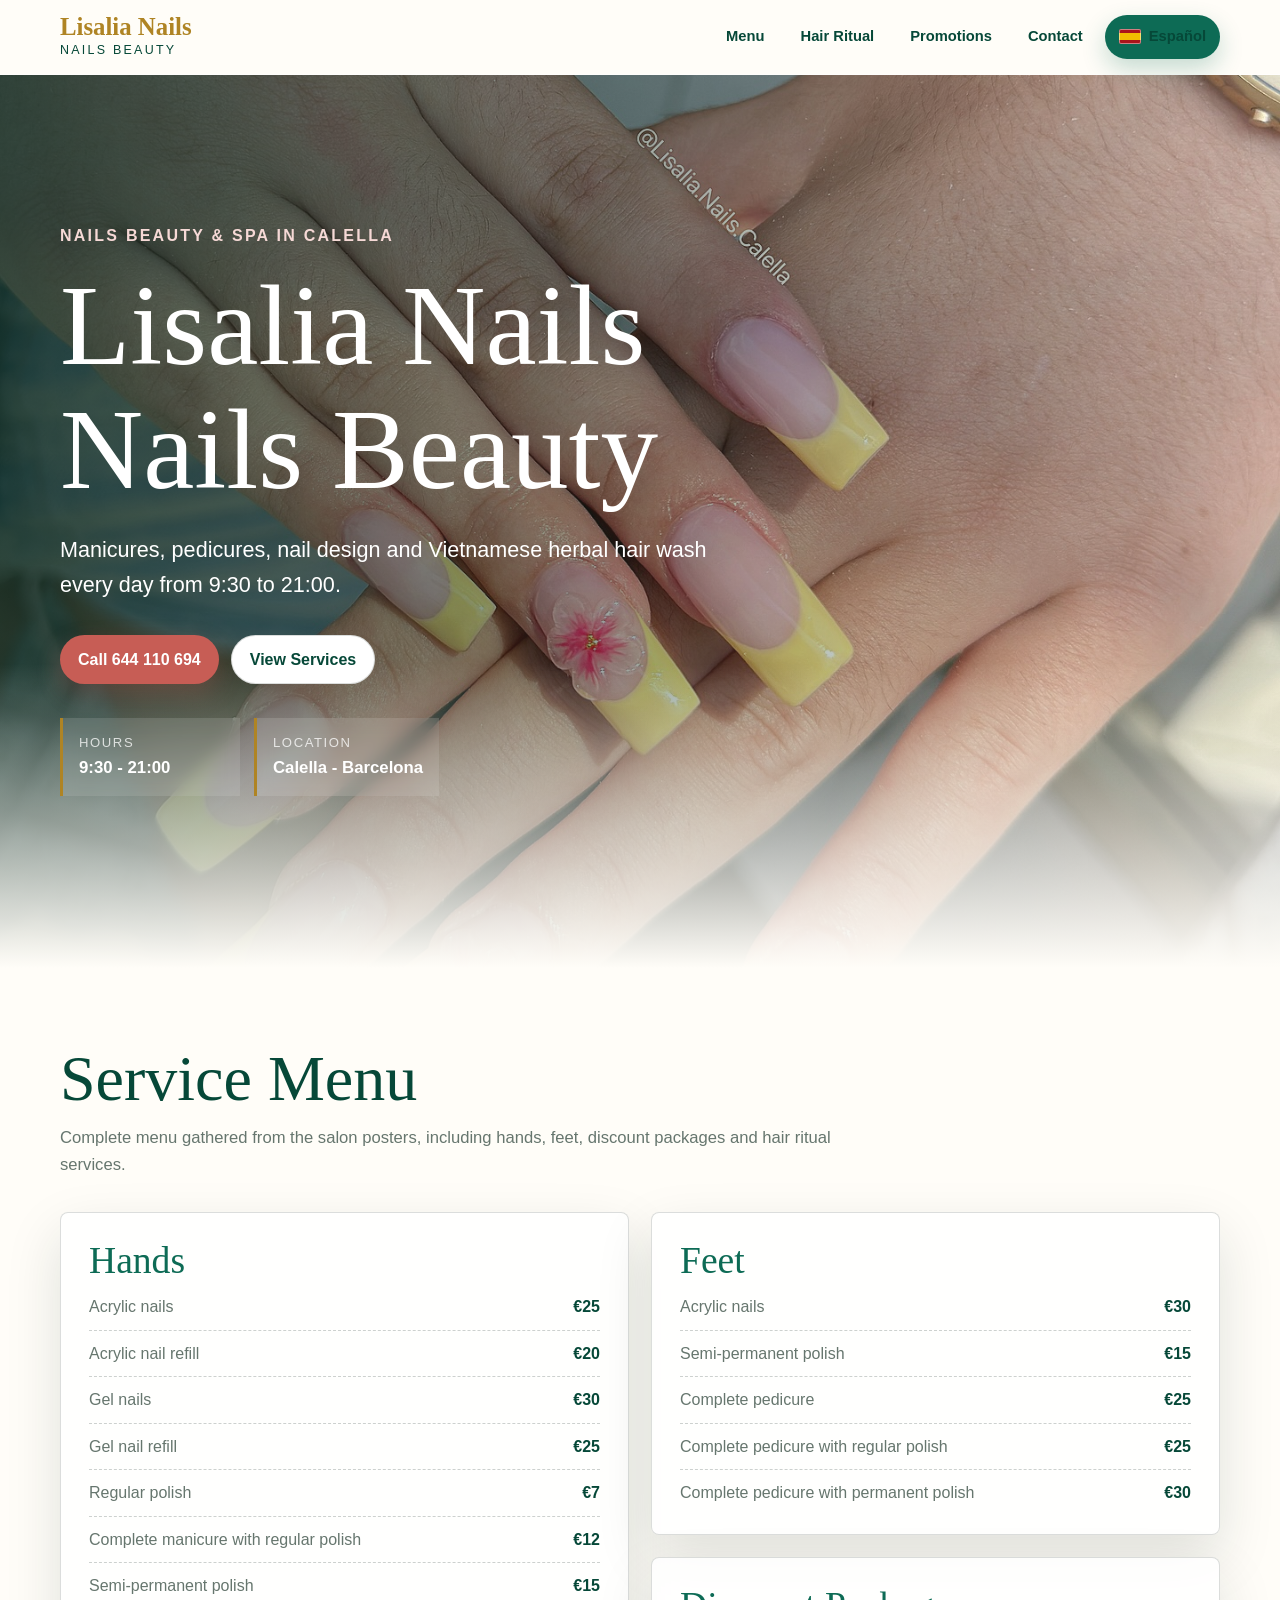
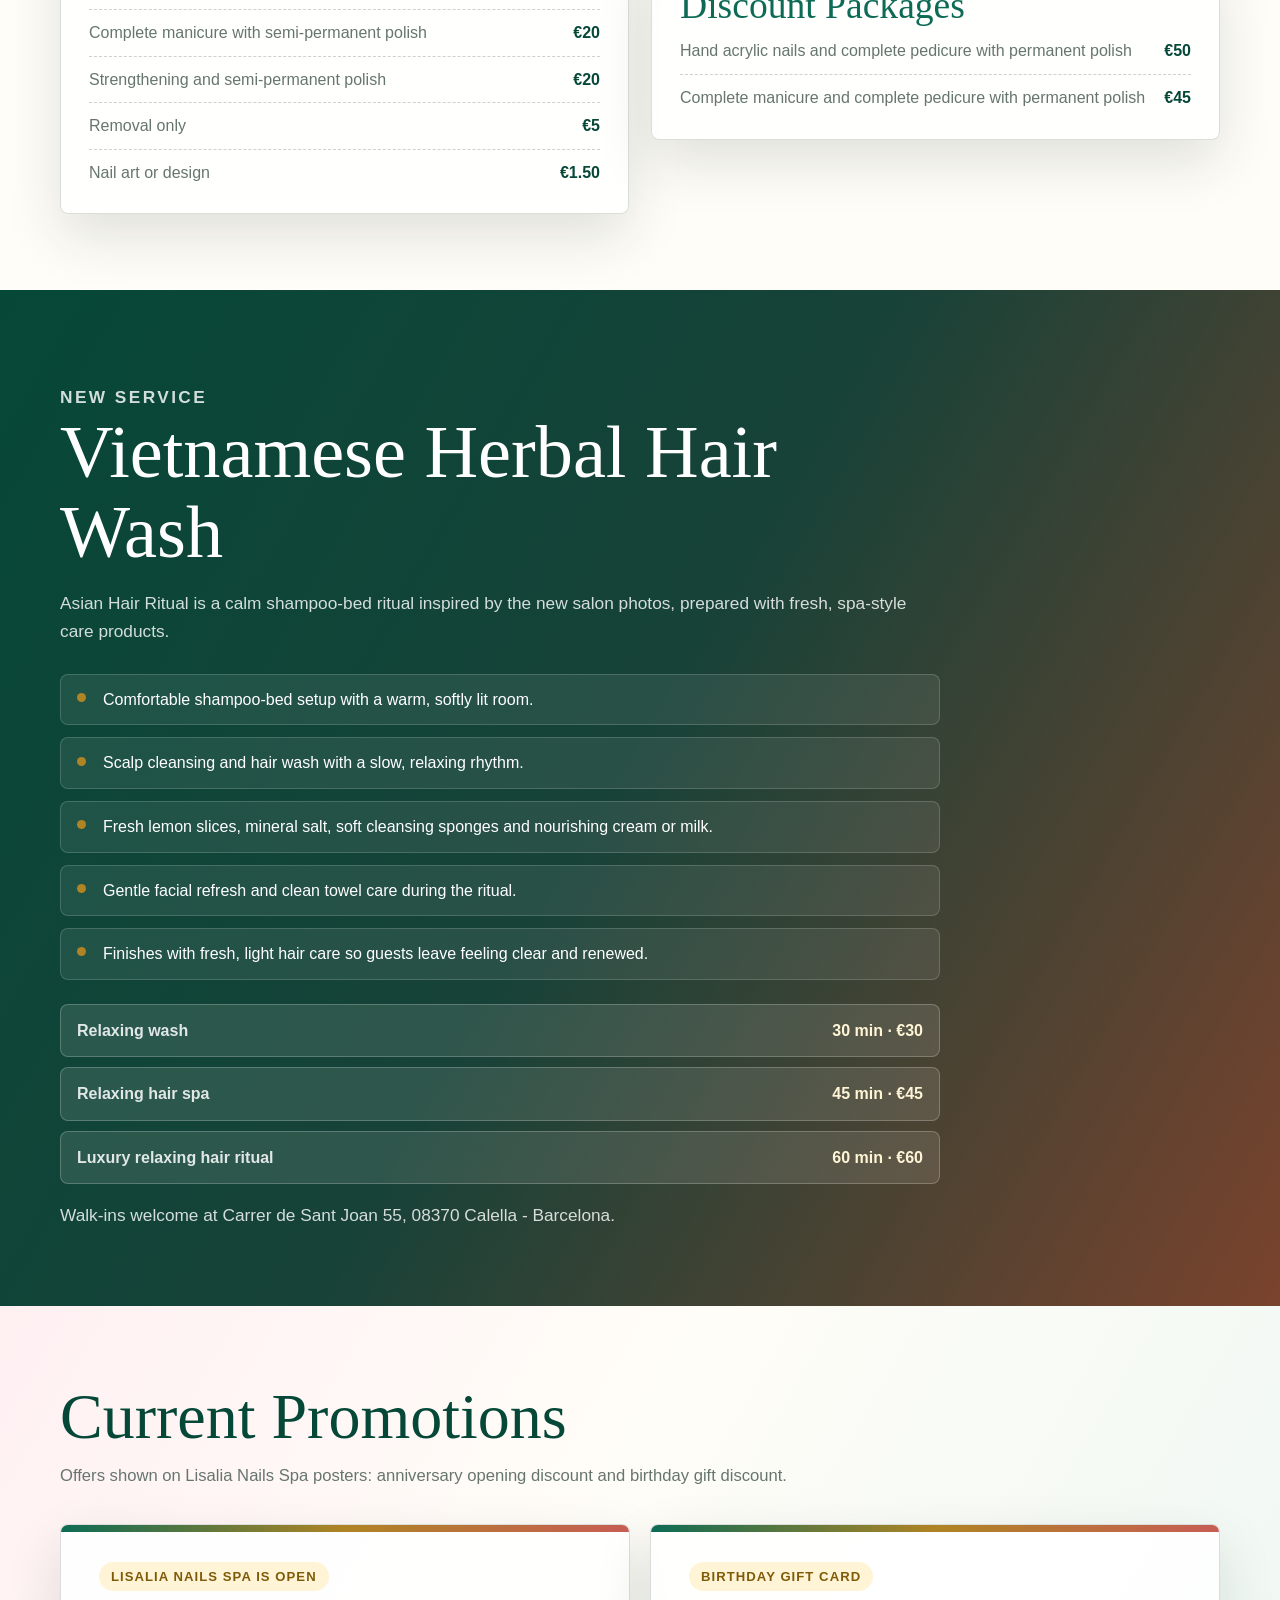
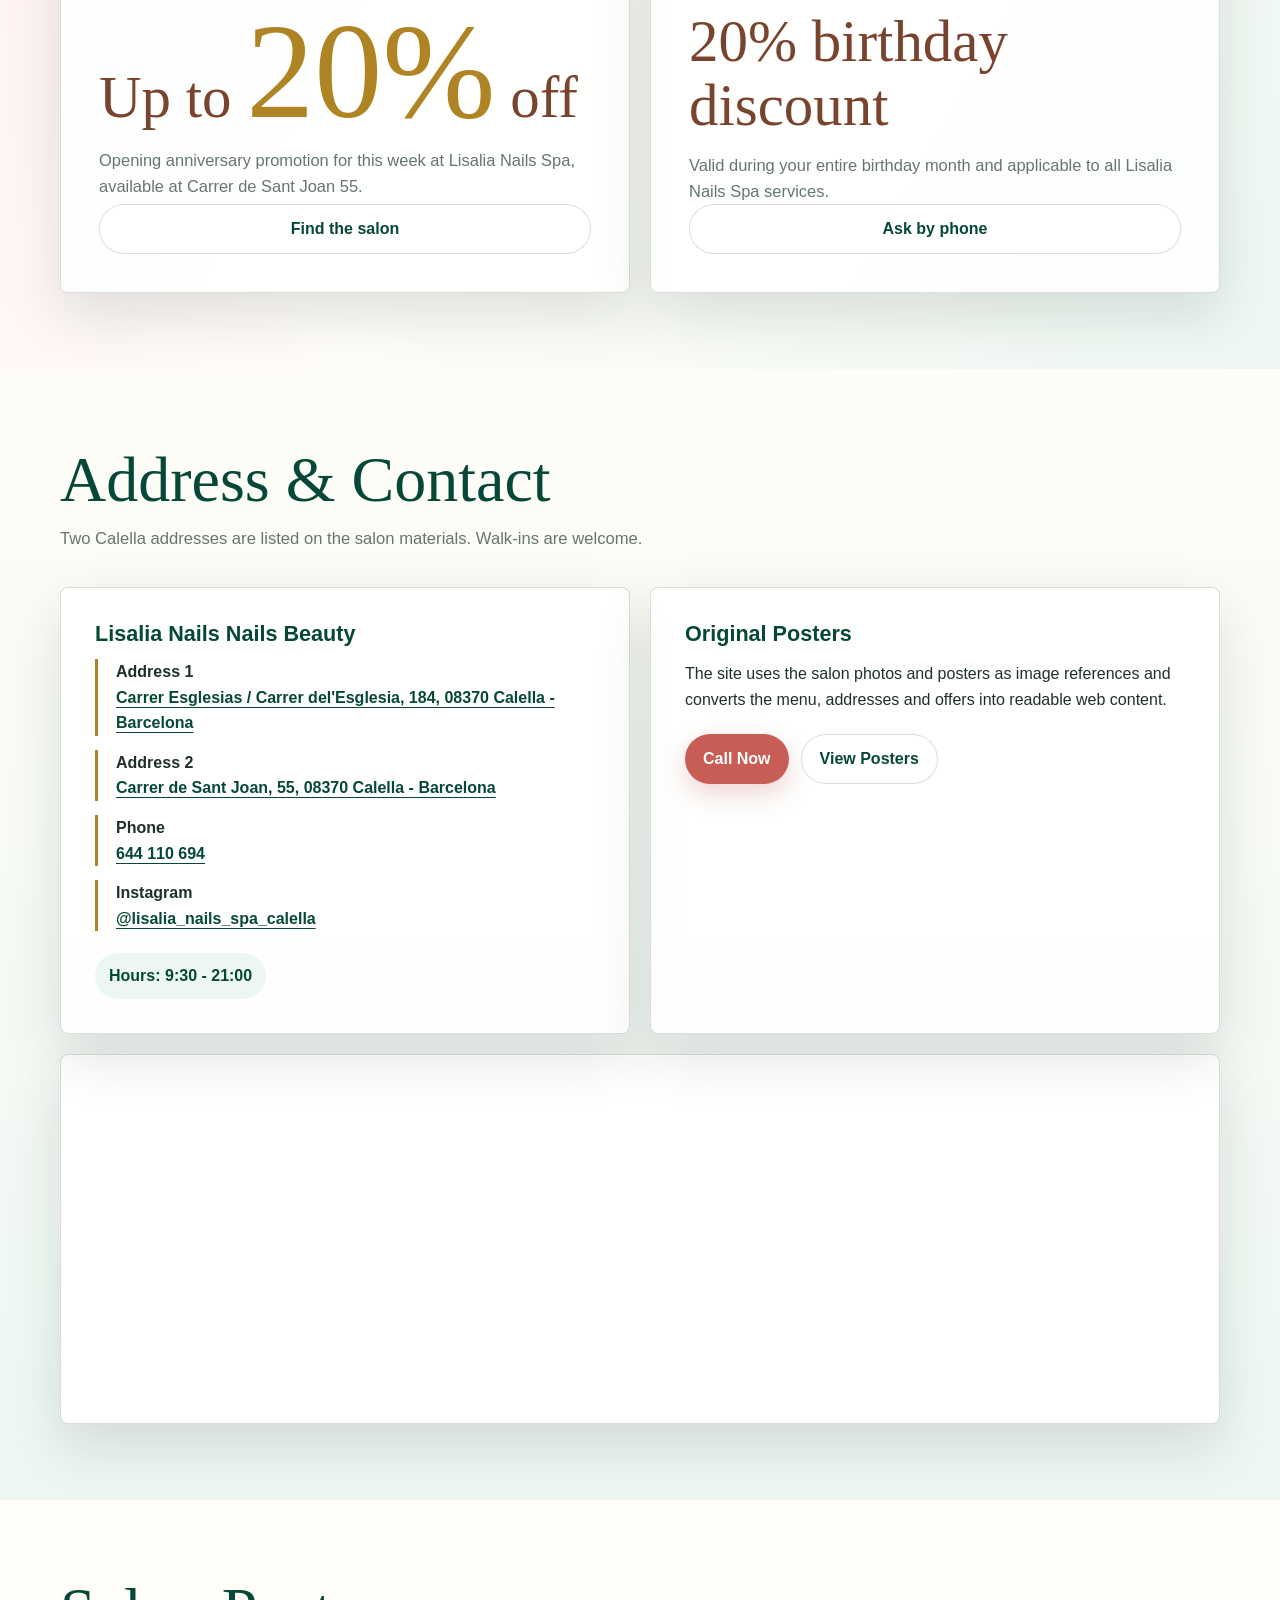
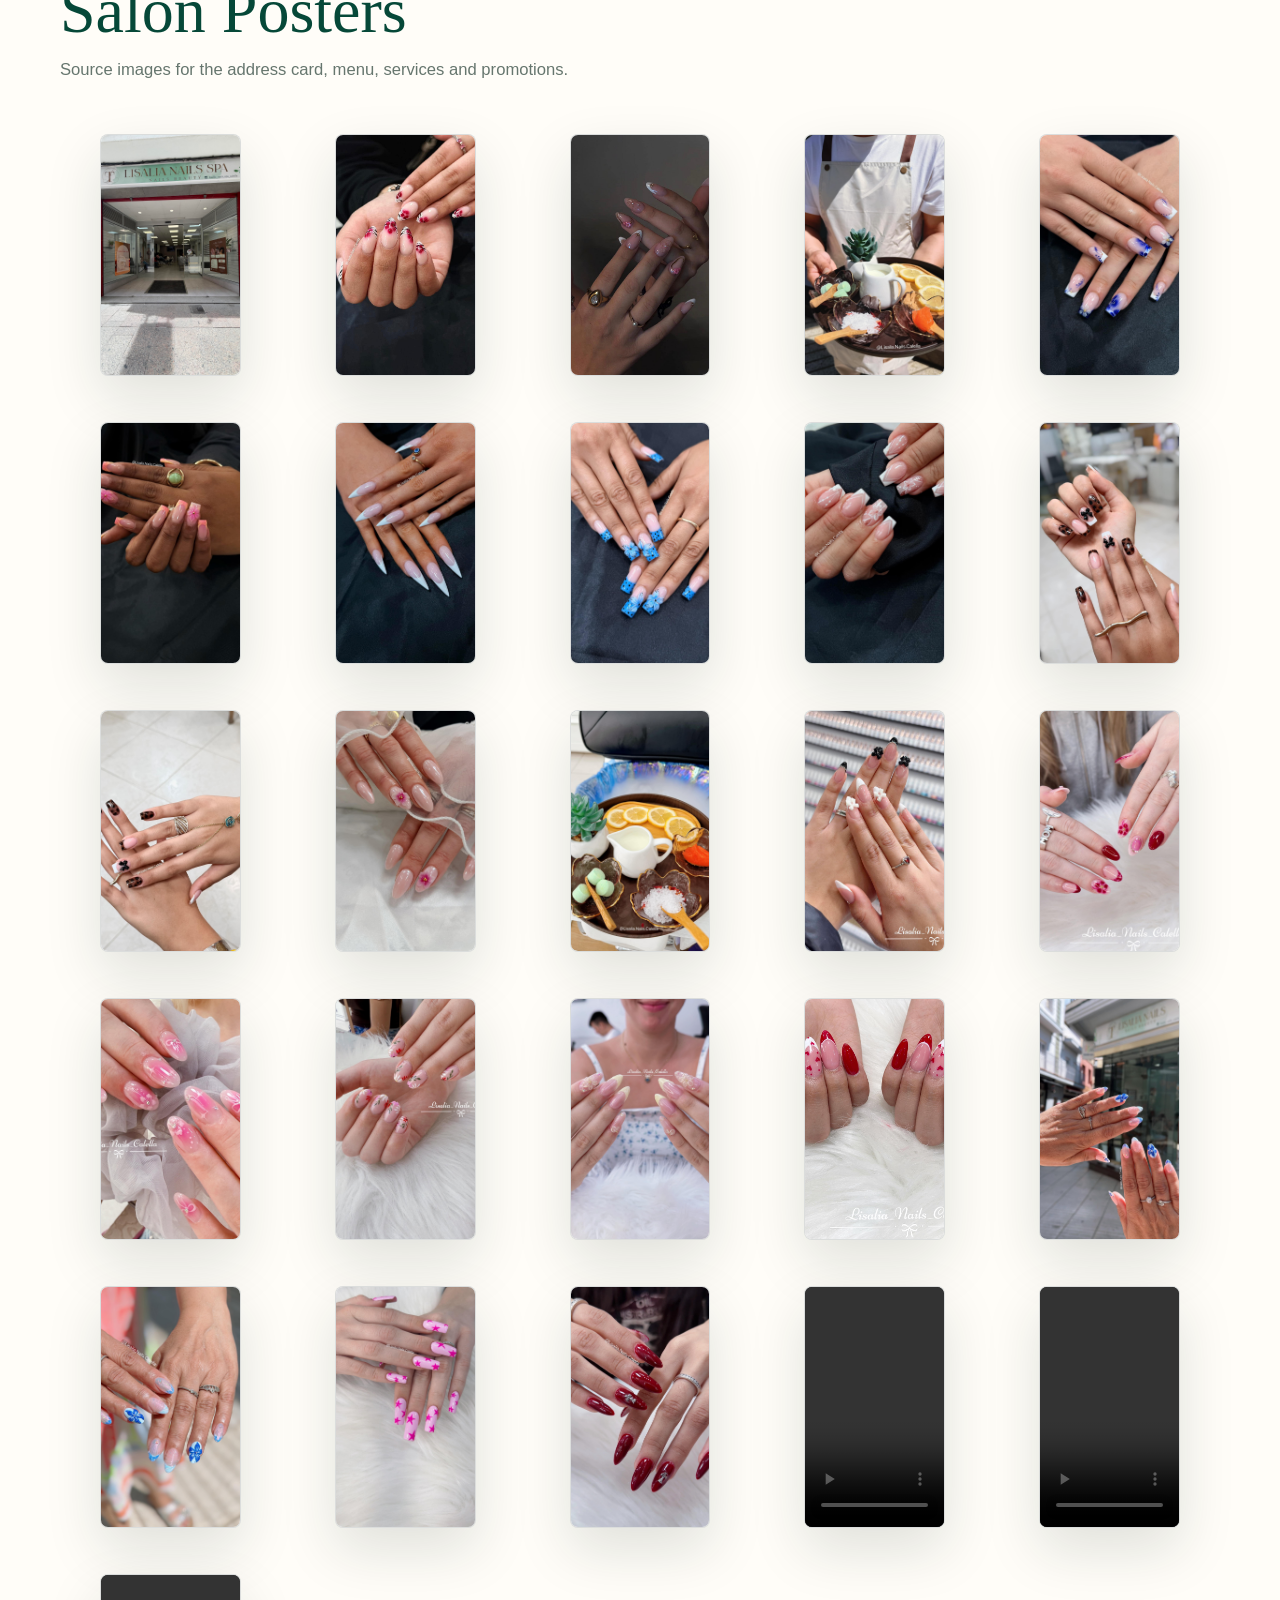
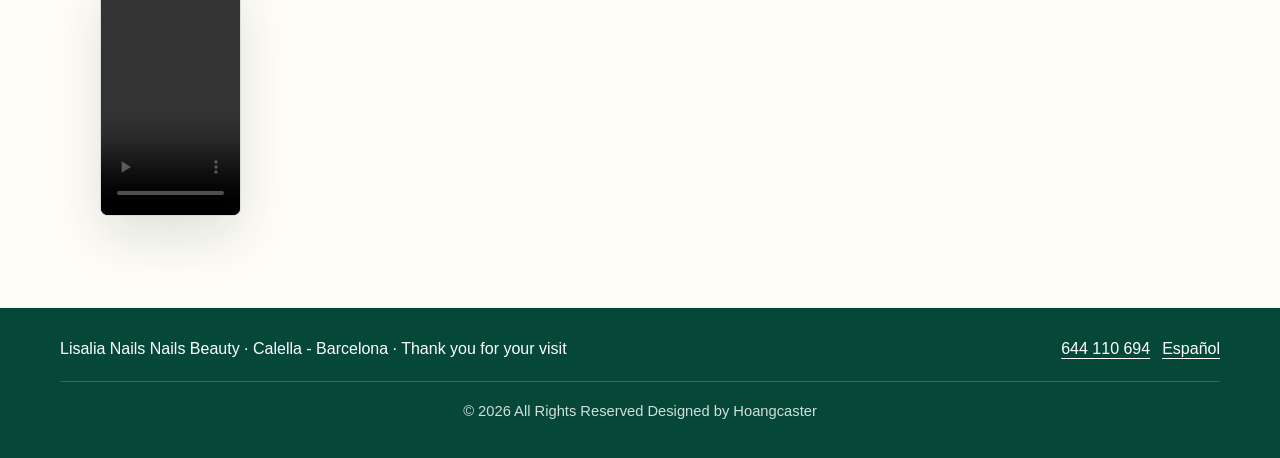
<file: index.html>
<!doctype html>
<html lang="en">
  <head>
    <meta charset="utf-8">
    <meta name="viewport" content="width=device-width, initial-scale=1">
    <meta
      name="description"
      content="Lisalia Nails Nails Beauty in Calella, Barcelona. Nails, pedicure, Vietnamese herbal hair wash, birthday offers, anniversary discounts and daily beauty service."
    >
    <title>Lisalia Nails Nails Beauty | Calella</title>
    <link rel="stylesheet" href="styles.css">
  </head>
  <body>
    <header class="site-header">
      <nav class="nav" aria-label="Main navigation">
        <a class="brand" href="#top" aria-label="Lisalia Nails Nails Beauty home">
          <strong>Lisalia Nails</strong>
          <span>Nails Beauty</span>
        </a>
        <div class="nav-links">
          <a href="#menu">Menu</a>
          <a href="#hair-ritual">Hair Ritual</a>
          <a href="#promotions">Promotions</a>
          <a href="#contact">Contact</a>
          <a class="language-button" href="es.html"><span class="language-flag flag-es" aria-hidden="true"></span>Espa&ntilde;ol</a>
        </div>
      </nav>
    </header>

    <main id="top">
      <section class="hero" aria-labelledby="hero-title">
        <div class="hero-content">
          <p class="eyebrow">Nails Beauty & Spa in Calella</p>
          <h1 id="hero-title">Lisalia Nails Nails Beauty</h1>
          <p class="hero-text">
            Manicures, pedicures, nail design and Vietnamese herbal hair wash every day from 9:30 to 21:00.
          </p>
          <div class="hero-actions">
            <a class="primary-button" href="tel:+34644110694">Call 644 110 694</a>
            <a class="secondary-button" href="#menu">View Services</a>
          </div>
          <div class="quick-facts" aria-label="Key information">
            <div class="fact">
              <span>Hours</span>
              <strong>9:30 - 21:00</strong>
            </div>
            <div class="fact">
              <span>Location</span>
              <strong>Calella - Barcelona</strong>
            </div>
          </div>
        </div>
      </section>

      <section class="menu-section" id="menu" aria-labelledby="menu-title">
        <div class="section-inner">
          <div class="section-heading">
            <h2 id="menu-title">Service Menu</h2>
            <p>Complete menu gathered from the salon posters, including hands, feet, discount packages and hair ritual services.</p>
          </div>

          <div class="menu-layout">
            <article class="service-group">
              <h3>Hands</h3>
              <ol class="price-list">
                <li><span>Acrylic nails</span><strong>€25</strong></li>
                <li><span>Acrylic nail refill</span><strong>€20</strong></li>
                <li><span>Gel nails</span><strong>€30</strong></li>
                <li><span>Gel nail refill</span><strong>€25</strong></li>
                <li><span>Regular polish</span><strong>€7</strong></li>
                <li><span>Complete manicure with regular polish</span><strong>€12</strong></li>
                <li><span>Semi-permanent polish</span><strong>€15</strong></li>
                <li><span>Complete manicure with semi-permanent polish</span><strong>€20</strong></li>
                <li><span>Strengthening and semi-permanent polish</span><strong>€20</strong></li>
                <li><span>Removal only</span><strong>€5</strong></li>
                <li><span>Nail art or design</span><strong>€1.50</strong></li>
              </ol>
            </article>

            <div class="menu-stack">
              <article class="service-group">
                <h3>Feet</h3>
                <ol class="price-list" start="12">
                  <li><span>Acrylic nails</span><strong>€30</strong></li>
                  <li><span>Semi-permanent polish</span><strong>€15</strong></li>
                  <li><span>Complete pedicure</span><strong>€25</strong></li>
                  <li><span>Complete pedicure with regular polish</span><strong>€25</strong></li>
                  <li><span>Complete pedicure with permanent polish</span><strong>€30</strong></li>
                </ol>
              </article>

              <article class="service-group">
                <h3>Discount Packages</h3>
                <ol class="price-list" start="17">
                  <li><span>Hand acrylic nails and complete pedicure with permanent polish</span><strong>€50</strong></li>
                  <li><span>Complete manicure and complete pedicure with permanent polish</span><strong>€45</strong></li>
                </ol>
              </article>
            </div>

          </div>
        </div>
      </section>

      <section class="hair-band" id="hair-ritual" aria-labelledby="hair-title">
        <div class="section-inner hair-layout">
          <div class="hair-copy">
            <p class="eyebrow">New service</p>
            <h2 id="hair-title">Vietnamese Herbal Hair Wash</h2>
            <p>
              Asian Hair Ritual is a calm shampoo-bed ritual inspired by the new salon photos, prepared with fresh, spa-style care products.
            </p>
            <ul class="ritual-list">
              <li>Comfortable shampoo-bed setup with a warm, softly lit room.</li>
              <li>Scalp cleansing and hair wash with a slow, relaxing rhythm.</li>
              <li>Fresh lemon slices, mineral salt, soft cleansing sponges and nourishing cream or milk.</li>
              <li>Gentle facial refresh and clean towel care during the ritual.</li>
              <li>Finishes with fresh, light hair care so guests leave feeling clear and renewed.</li>
            </ul>
            <div class="ritual-prices" aria-label="Vietnamese herbal hair wash prices">
              <div>
                <span>Relaxing wash</span>
                <strong>30 min · €30</strong>
              </div>
              <div>
                <span>Relaxing hair spa</span>
                <strong>45 min · €45</strong>
              </div>
              <div>
                <span>Luxury relaxing hair ritual</span>
                <strong>60 min · €60</strong>
              </div>
            </div>
            <p class="ritual-note">Walk-ins welcome at Carrer de Sant Joan 55, 08370 Calella - Barcelona.</p>
          </div>

        </div>
      </section>

      <section class="promo-band" id="promotions" aria-labelledby="promo-title">
        <div class="section-inner">
          <div class="section-heading">
            <h2 id="promo-title">Current Promotions</h2>
            <p>Offers shown on Lisalia Nails Spa posters: anniversary opening discount and birthday gift discount.</p>
          </div>
          <div class="promo-grid">
            <article class="promo-card">
              <div>
                <span class="promo-label">Lisalia Nails Spa is open</span>
                <h3>Up to <span class="discount-number">20%</span> off</h3>
                <p>
                  Opening anniversary promotion for this week at Lisalia Nails Spa, available at Carrer de Sant Joan 55.
                </p>
              </div>
              <a class="secondary-button" href="#contact">Find the salon</a>
            </article>

            <article class="promo-card">
              <div>
                <span class="promo-label">Birthday gift card</span>
                <h3>20% birthday discount</h3>
                <p>
                  Valid during your entire birthday month and applicable to all Lisalia Nails Spa services.
                </p>
              </div>
              <a class="secondary-button" href="tel:+34644110694">Ask by phone</a>
            </article>
          </div>
        </div>
      </section>

      <section class="contact-band" id="contact" aria-labelledby="contact-title">
        <div class="section-inner">
          <div class="section-heading">
            <h2 id="contact-title">Address & Contact</h2>
            <p>Two Calella addresses are listed on the salon materials. Walk-ins are welcome.</p>
          </div>

          <div class="contact-grid">
            <article class="contact-panel">
              <h3>Lisalia Nails Nails Beauty</h3>
              <ul class="contact-list">
                <li>
                  <strong>Address 1</strong><br>
                  <a href="https://maps.app.goo.gl/ysDUv1om1dgxdNYZ6" target="_blank" rel="noopener noreferrer">
                    Carrer Esglesias / Carrer del'Esglesia, 184, 08370 Calella - Barcelona
                  </a>
                </li>
                <li>
                  <strong>Address 2</strong><br>
                  <a href="https://maps.app.goo.gl/NkDdeJYbi8Mbe4y46" target="_blank" rel="noopener noreferrer">
                    Carrer de Sant Joan, 55, 08370 Calella - Barcelona
                  </a>
                </li>
                <li><strong>Phone</strong><br><a href="tel:+34644110694">644 110 694</a></li>
                <li>
                  <strong>Instagram</strong><br>
                  <a href="https://www.instagram.com/lisalia_nails_spa_calella/">@lisalia_nails_spa_calella</a><br>
                </li>
              </ul>
              <div class="notice-row">
                <span class="notice-pill">Hours: 9:30 - 21:00</span>
              </div>
            </article>

            <article class="contact-panel">
              <h3>Original Posters</h3>
              <p>
                The site uses the salon photos and posters as image references and converts the menu, addresses and offers into readable web content.
              </p>
              <div class="notice-row">
                <a class="primary-button" href="tel:+34644110694">Call Now</a>
                <a class="secondary-button" href="#posters">View Posters</a>
              </div>
            </article>
          </div>

          <div class="map-panel">
            <iframe
              title="Lisalia Nails Nails Beauty on Google Maps"
              src="https://www.google.com/maps/embed?pb=!1m18!1m12!1m3!1d313.536707284615!2d2.6634157678531762!3d41.615092159249166!2m3!1f0!2f0!3f0!3m2!1i1024!2i768!4f13.1!3m3!1m2!1s0x12bb3922618e2551%3A0xf5605d15684161b5!2sLisalia%20Nails!5e0!3m2!1svi!2s!4v1778306119593!5m2!1svi!2s"
              width="600"
              height="450"
              style="border:0;"
              allowfullscreen=""
              loading="lazy"
              referrerpolicy="no-referrer-when-downgrade"
            ></iframe>
            <iframe
              title="Lisalia Nails Spa on Google Maps"
              src="https://www.google.com/maps/embed?pb=!1m14!1m8!1m3!1d2982.890430300625!2d2.6587942!3d41.614881!3m2!1i1024!2i768!4f13.1!3m3!1m2!1s0x12bb39e8476ffb45%3A0x3e88179626f47756!2sLisalia%20Nails%20Spa!5e0!3m2!1svi!2s!4v1777951688285!5m2!1svi!2s"
              width="600"
              height="450"
              style="border:0;"
              allowfullscreen=""
              loading="lazy"
              referrerpolicy="no-referrer-when-downgrade"
            ></iframe>
          </div>
        </div>
      </section>

      <section id="posters" aria-labelledby="posters-title">
        <div class="section-inner">
          <div class="section-heading">
            <h2 id="posters-title">Salon Posters</h2>
            <p>Source images for the address card, menu, services and promotions.</p>
          </div>
          <div class="posters-grid">
            <figure class="poster-card">
              <img src="Ảnh mới/456a59dd0639003e07a14711e3d9b9ab889d9666.jpg" alt="Salon image 1" loading="lazy">
            </figure>
            <figure class="poster-card">
              <img src="Ảnh mới/5ab88ff459fcea4d23f59574c89489dfa4967901.jpg" alt="Salon image 2" loading="lazy">
            </figure>
            <figure class="poster-card">
              <img src="Ảnh mới/62073466c132229e9045e31bb87d875c3eb90bcd.jpg" alt="Salon image 3" loading="lazy">
            </figure>
            <figure class="poster-card">
              <img src="Ảnh mới/d0a52c4aefe92a57c3908f8605d8bcaa720a2b3f.jpg" alt="Salon image 4" loading="lazy">
            </figure>
            <figure class="poster-card">
              <img src="Ảnh mới/image_1778231811257.jpg" alt="Salon image 5" loading="lazy">
            </figure>
            <figure class="poster-card">
              <img src="Ảnh mới/image_1778231811363.jpg" alt="Salon image 6" loading="lazy">
            </figure>
            <figure class="poster-card">
              <img src="Ảnh mới/image_1778231811546.jpg" alt="Salon image 7" loading="lazy">
            </figure>
            <figure class="poster-card">
              <img src="Ảnh mới/image_1778231811825.jpg" alt="Salon image 8" loading="lazy">
            </figure>
            <figure class="poster-card">
              <img src="Ảnh mới/image_1778231812174.jpg" alt="Salon image 9" loading="lazy">
            </figure>
            <figure class="poster-card">
              <img src="Ảnh mới/image_1778231812328.fna&amp;edm=AB0BvfgEAAAA&amp;_nc_tpa=Q5bMBQG0t9aHTeLF-9ayPNAiOGgFw-nCf9jY4jD86NKbAErL_2JbALuVLOajzM_hNjlfITFDaprhUnwLkw&amp;oh=03_Q7cD5QErdIX4Vm7mmZhoI_CF6bAyGTQ5Q1yJrIzi-IZBACjtFQ&amp;oe=6A250386.jpg" alt="Salon image 10" loading="lazy">
            </figure>
            <figure class="poster-card">
              <img src="Ảnh mới/image_1778231812394.fna&amp;edm=AB0BvfgEAAAA&amp;_nc_tpa=Q5bMBQGlg2CdS6ClIbZfkVXFRXQxcrH1uOp74piCcr1dDq9gfUgY3mgOtH5tKJYmeoWnkyoguSzNzJ0Vjg&amp;oh=03_Q7cD5QERBt2-y3OeCO-INg7B4JHmfHND0NoAW9Uvn8BI4MgIJw&amp;oe=6A24FD74.jpg" alt="Salon image 11" loading="lazy">
            </figure>
            <figure class="poster-card">
              <img src="Ảnh mới/image_1778231812480.fna&amp;edm=AB0BvfgEAAAA&amp;_nc_tpa=Q5bMBQH_SHF67VhXFjj2xZHLs4jaqJymPMXtq-U9T_AD3oqiiH4fzO3SmEYucu4C4tV0OjlYmMXraJozTg&amp;oh=03_Q7cD5QEFaFEo9QDYmEy7zds2ePJPgoYgxPIazWGKSaUVxo8eeg&amp;oe=6A25015A.jpg" alt="Salon image 12" loading="lazy">
            </figure>
            <figure class="poster-card">
              <img src="Ảnh mới/image_1778231812592.fna&amp;edm=AB0BvfgEAAAA&amp;_nc_tpa=Q5bMBQHZo1iY9BHU2vkMXzIBs5bEJ1rG5AvBgX3d5WiikMVDeGyyeMpnULQrPKsGw3_ACByUxDfRNYE1ZQ&amp;oh=03_Q7cD5QGVN8ddPF-r6D27soixsc8QBqxX2m_T_P7p81JXMCzjNA&amp;oe=6A2518E9.jpg" alt="Salon image 13" loading="lazy">
            </figure>
            <figure class="poster-card">
              <img src="Ảnh mới/image_1778231816864.jpg" alt="Salon image 14" loading="lazy">
            </figure>
            <figure class="poster-card">
              <img src="Ảnh mới/image_1778231816868.fna&amp;edm=AB0BvfgEAAAA&amp;_nc_tpa=Q5bMBQG5vZbBtowe6cSqlBsRJhZelC2bBS-Qqpy6gPMwXElQC8kE3Sfz6sK_Ptpktyvcsbnih6in26AsXA&amp;oh=03_Q7cD5QHTWntQe99SRChredycQ6OF7VgujOhxWJkM_NXH2Xjp1Q&amp;oe=6A251AAB.jpg" alt="Salon image 15" loading="lazy">
            </figure>
            <figure class="poster-card">
              <img src="Ảnh mới/image_1778231816873.fna&amp;edm=AB0BvfgEAAAA&amp;_nc_tpa=Q5bMBQE8HmgD0wwGspL98VEFd9KQjnzoc8ud1CPStC06PE23Oy7sNXKLqTvfWBEyfrqprDrEjFpbIgqgMw&amp;oh=03_Q7cD5QE6NlOmwMrUQ9agX7g90RRvyc8EPwJo_37_JSelnDRt4g&amp;oe=6A25193D.jpg" alt="Salon image 16" loading="lazy">
            </figure>
            <figure class="poster-card">
              <img src="Ảnh mới/image_1778231816877.fna&amp;edm=AB0BvfgEAAAA&amp;_nc_tpa=Q5bMBQHX2WaQC-H9zg8RHGkCW7bL0LEIxjx7QgQElQrQA6BNSSHIdN0UFJ_Jq7tGCfqGnZjbGBDLcOHayw&amp;oh=03_Q7cD5QEUjxfVhfn0KUIPwQIsaGTV8xTHAVczKko3uy2z-ktQQA&amp;oe=6A25194F.jpg" alt="Salon image 17" loading="lazy">
            </figure>
            <figure class="poster-card">
              <img src="Ảnh mới/image_1778231816881.fna&amp;edm=AB0BvfgEAAAA&amp;_nc_tpa=Q5bMBQHXekmpCUzirCTae2nFftdp0lILva8BYj5Bf5wyw5rQV6NWKNQaDInqekQPxRgwer5PIXJhfF6jSw&amp;oh=03_Q7cD5QFkqwYDkRQ6J-WvRBOSF6cBD1R_jCOEuyf0-Bgw6mBpuw&amp;oe=6A25299F.jpg" alt="Salon image 18" loading="lazy">
            </figure>
            <figure class="poster-card">
              <img src="Ảnh mới/image_1778231816885.fna&amp;edm=AB0BvfgEAAAA&amp;_nc_tpa=Q5bMBQGpMJ6YHXqhmauKW_hPsGX1PzD_C3QZjXx5LKIYENN0XckaJg35Q8aHtAY2Pd3ljZrx4E43QC7kCg&amp;oh=03_Q7cD5QEnXCOL2sDYGxLtzB_-ofdpFXlyaNH3f-PYdGBrS__9Dw&amp;oe=6A24FA34.jpg" alt="Salon image 19" loading="lazy">
            </figure>
            <figure class="poster-card">
              <img src="Ảnh mới/image_1778231816890.fna&amp;edm=AB0BvfgEAAAA&amp;_nc_tpa=Q5bMBQGqwhMKNrUUd3ONXyGarLmim2NzqDDKt3J9YdfBOyCUA_zCFMJJXUWoWevJm-UCbKsvW7YivakvZg&amp;oh=03_Q7cD5QE5IW1CUcgKaZ1cDavRRpLICsRvnPbvY-1KI3JpLfyDzw&amp;oe=6A250DB7.jpg" alt="Salon image 20" loading="lazy">
            </figure>
            <figure class="poster-card">
              <img src="Ảnh mới/image_1778231816894.fna&amp;edm=AB0BvfgEAAAA&amp;_nc_tpa=Q5bMBQHY1pb2SgzHi5dMCEn-5_JFL24_bTlyGpD80POLDB2qhJz0bKO_g40VLLAArRUD2APyvu_GsLYfMg&amp;oh=03_Q7cD5QFMSo7WnM61i7P2l5VB2hc77rw4moz7YyXvP0Hm6O1Ufg&amp;oe=6A251134.jpg" alt="Salon image 21" loading="lazy">
            </figure>
            <figure class="poster-card">
              <img src="Ảnh mới/image_1778231816898.fna&amp;edm=AB0BvfgEAAAA&amp;_nc_tpa=Q5bMBQE0OOg7Ot6llOg-iQo-yMH6dUZrDpcGkSbdYsIEz1pDog1gwK6NnGgSGtTaqIpD0WcgtTBOwz_KAQ&amp;oh=03_Q7cD5QGOR0Qr0NqMcqOZfZrMMywCBiOagYhH0wbouWZD1swCKA&amp;oe=6A251FC2.jpg" alt="Salon image 22" loading="lazy">
            </figure>
            <figure class="poster-card">
              <img src="Ảnh mới/image_1778231816902.fna&amp;edm=AB0BvfgEAAAA&amp;_nc_tpa=Q5bMBQHYUtXwDqjgvc1Xq7Tjkv5js58wx9U95qoiAevSDqNn1Nh77a6gat-Ym-6FKJJ75pRlQd9fGq8p1Q&amp;oh=03_Q7cD5QGcF4YdkX2eQ7sr306G5RGOPKxyU_z1sElKHHTyKvtsMw&amp;oe=6A252B34.jpg" alt="Salon image 23" loading="lazy">
            </figure>
            <figure class="poster-card">
              <video controls preload="metadata">
                <source src="Ảnh mới/AQM1npxpEBSLFWLGpCFb7isMyOeu73FKwu_7G6D7JUoS3WyblwrgeCQkYxcWxqMfDrl60EUCW_-GbzOMJw0O-DNG-bd4o1dQfXkoe4Q55A.mp4" type="video/mp4">
              </video>
            </figure>
            <figure class="poster-card">
              <video controls preload="metadata">
                <source src="Ảnh mới/AQPwLrQfFMxOSVIKh0ud040pBCHyTENJjVPUZweFlH54CpM3rCyMKo7CO7-sqpVghiQeAwteiaz0iHdVFDpAAGQrC6wflOS76MOm3JhzrA.mp4" type="video/mp4">
              </video>
            </figure>
            <figure class="poster-card">
              <video controls preload="metadata">
                <source src="Ảnh mới/AQN5EMxvR4iHkYfvFbSRq63v20ylpEEw74wwIFmEoa0iDV6wTH1QrEQgCDnhOD4rEWa-HEZ8qIwnxKhlqN8X9raK2DnFEPFwwUjHLH2pEg.mp4" type="video/mp4">
              </video>
            </figure>
          </div>
        </div>
      </section>
    </main>

    <footer class="site-footer">
      <div class="footer-inner">
        <p>Lisalia Nails Nails Beauty · Calella - Barcelona · Thank you for your visit</p>
        <div class="footer-links">
          <a href="tel:+34644110694">644 110 694</a>
          <a href="es.html">Español</a>
        </div>
      </div>
      <p class="footer-credit">© 2026 All Rights Reserved Designed by Hoangcaster</p>
    </footer>
  </body>
</html>
</file>
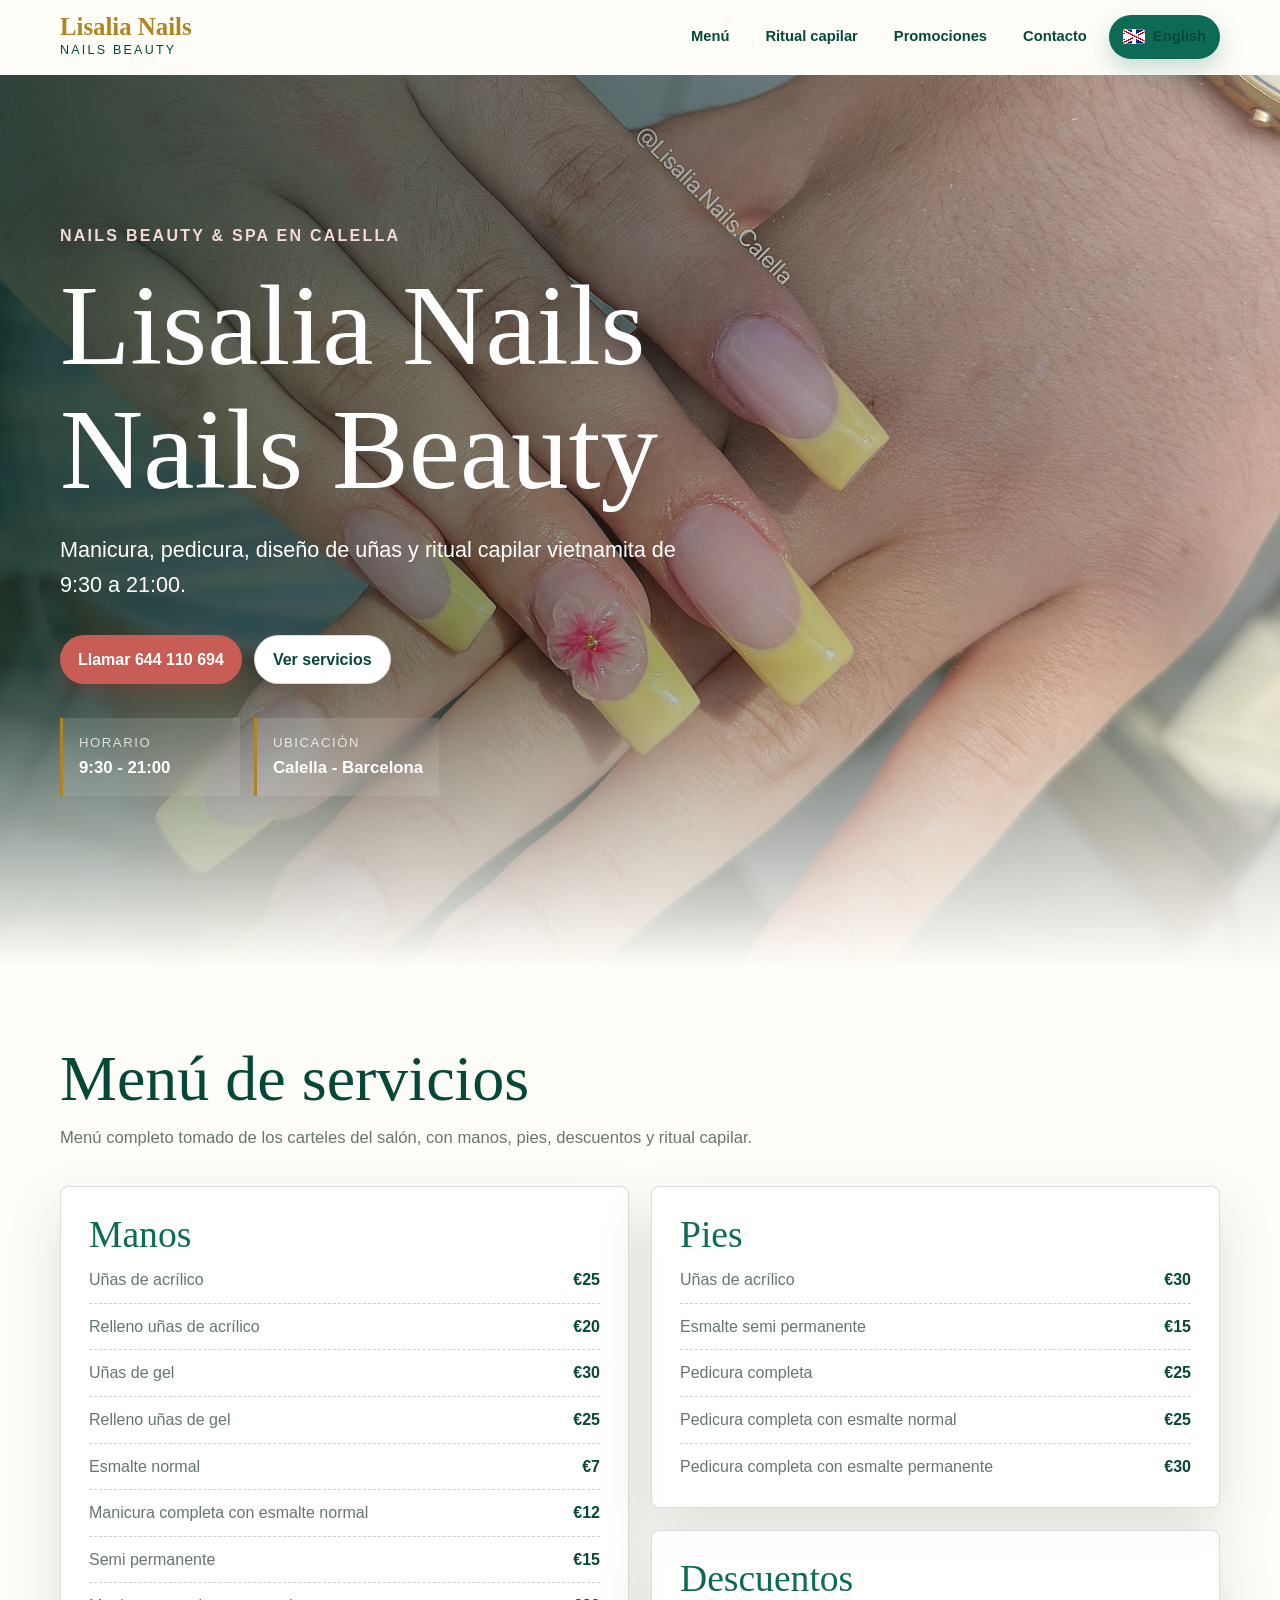
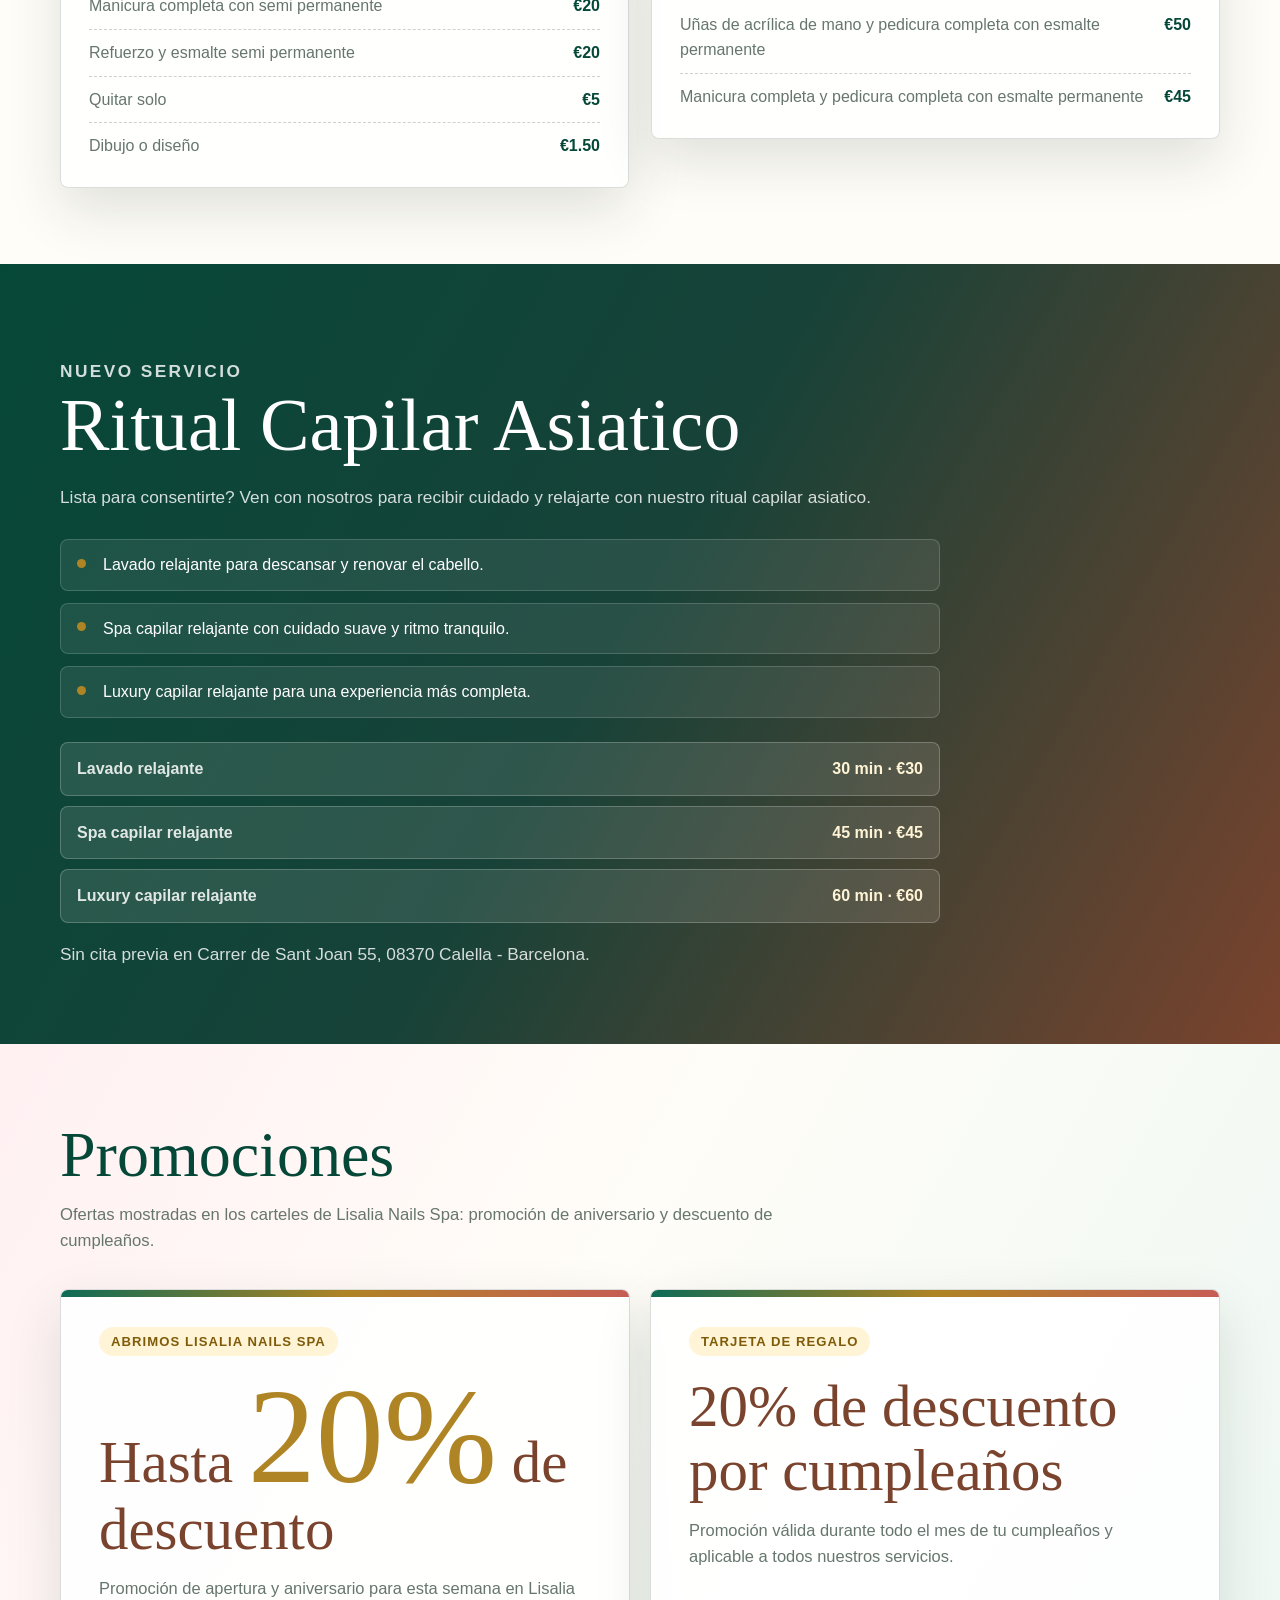
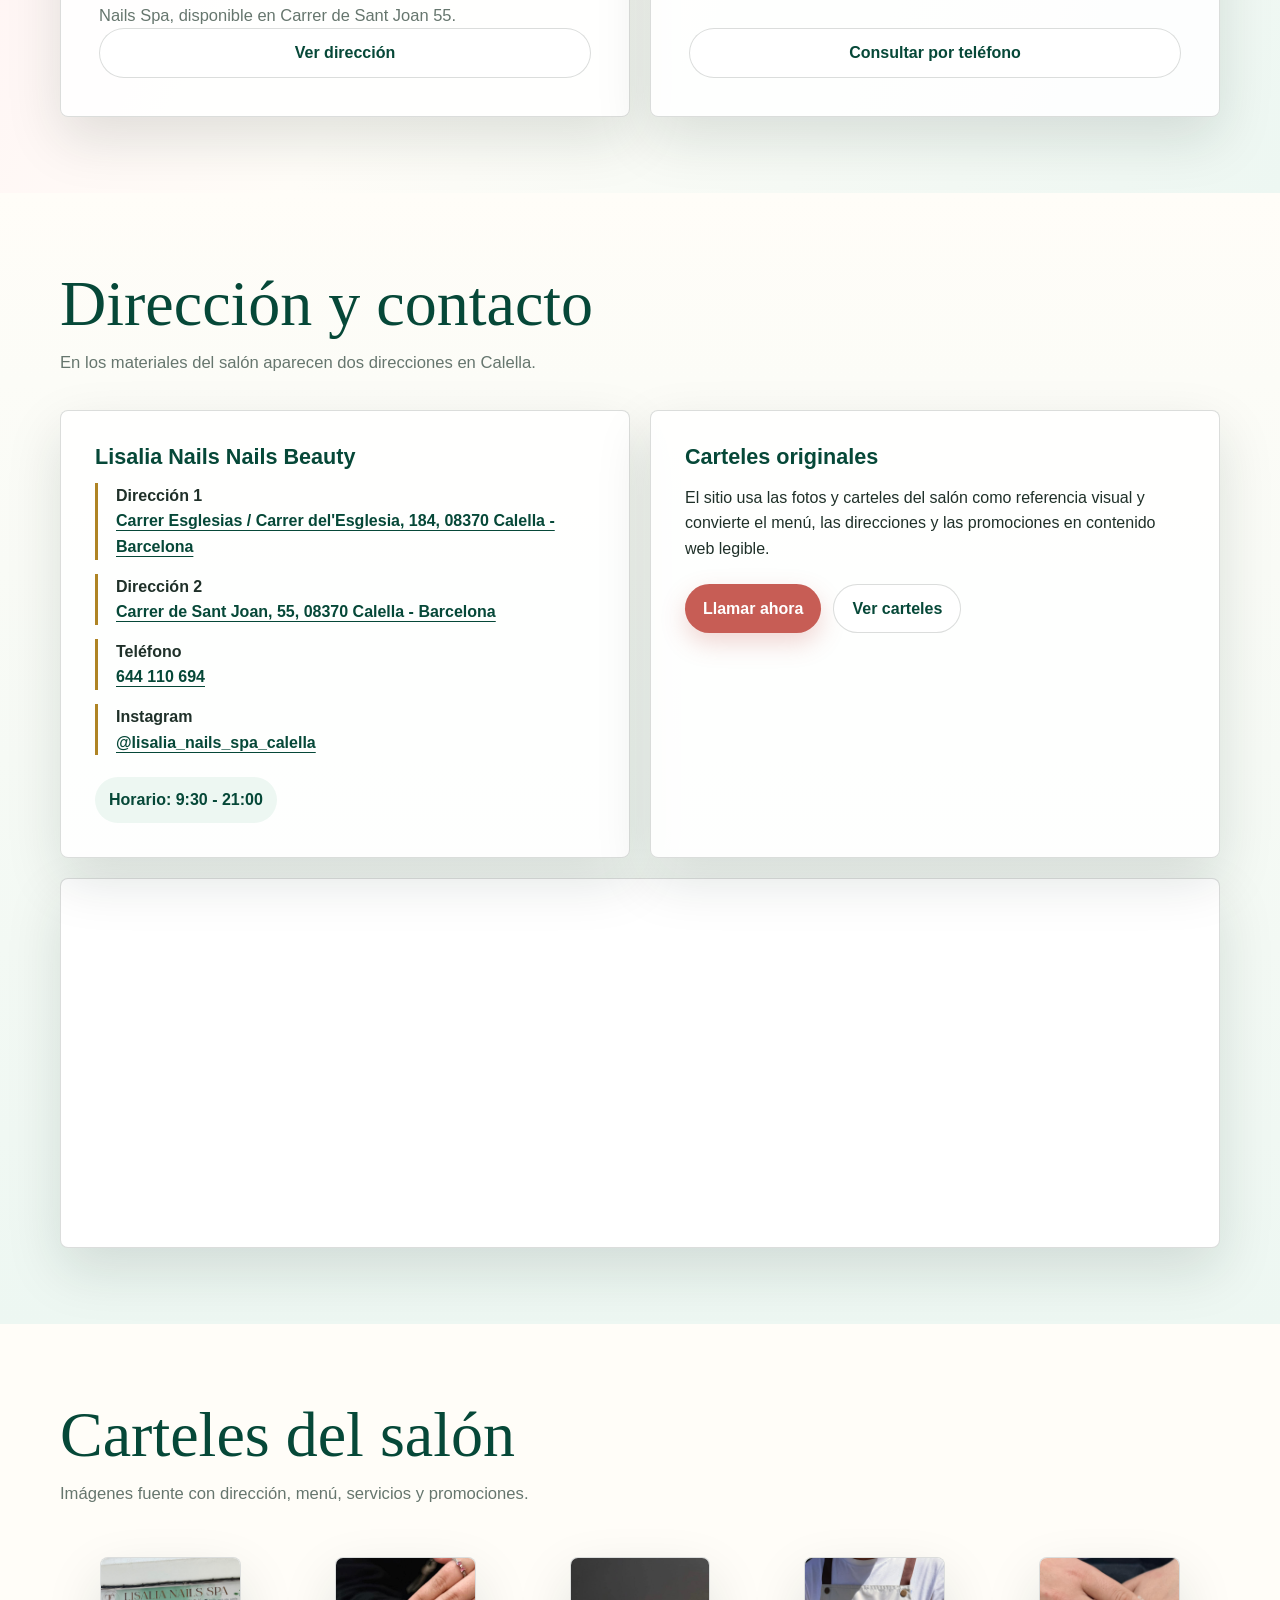
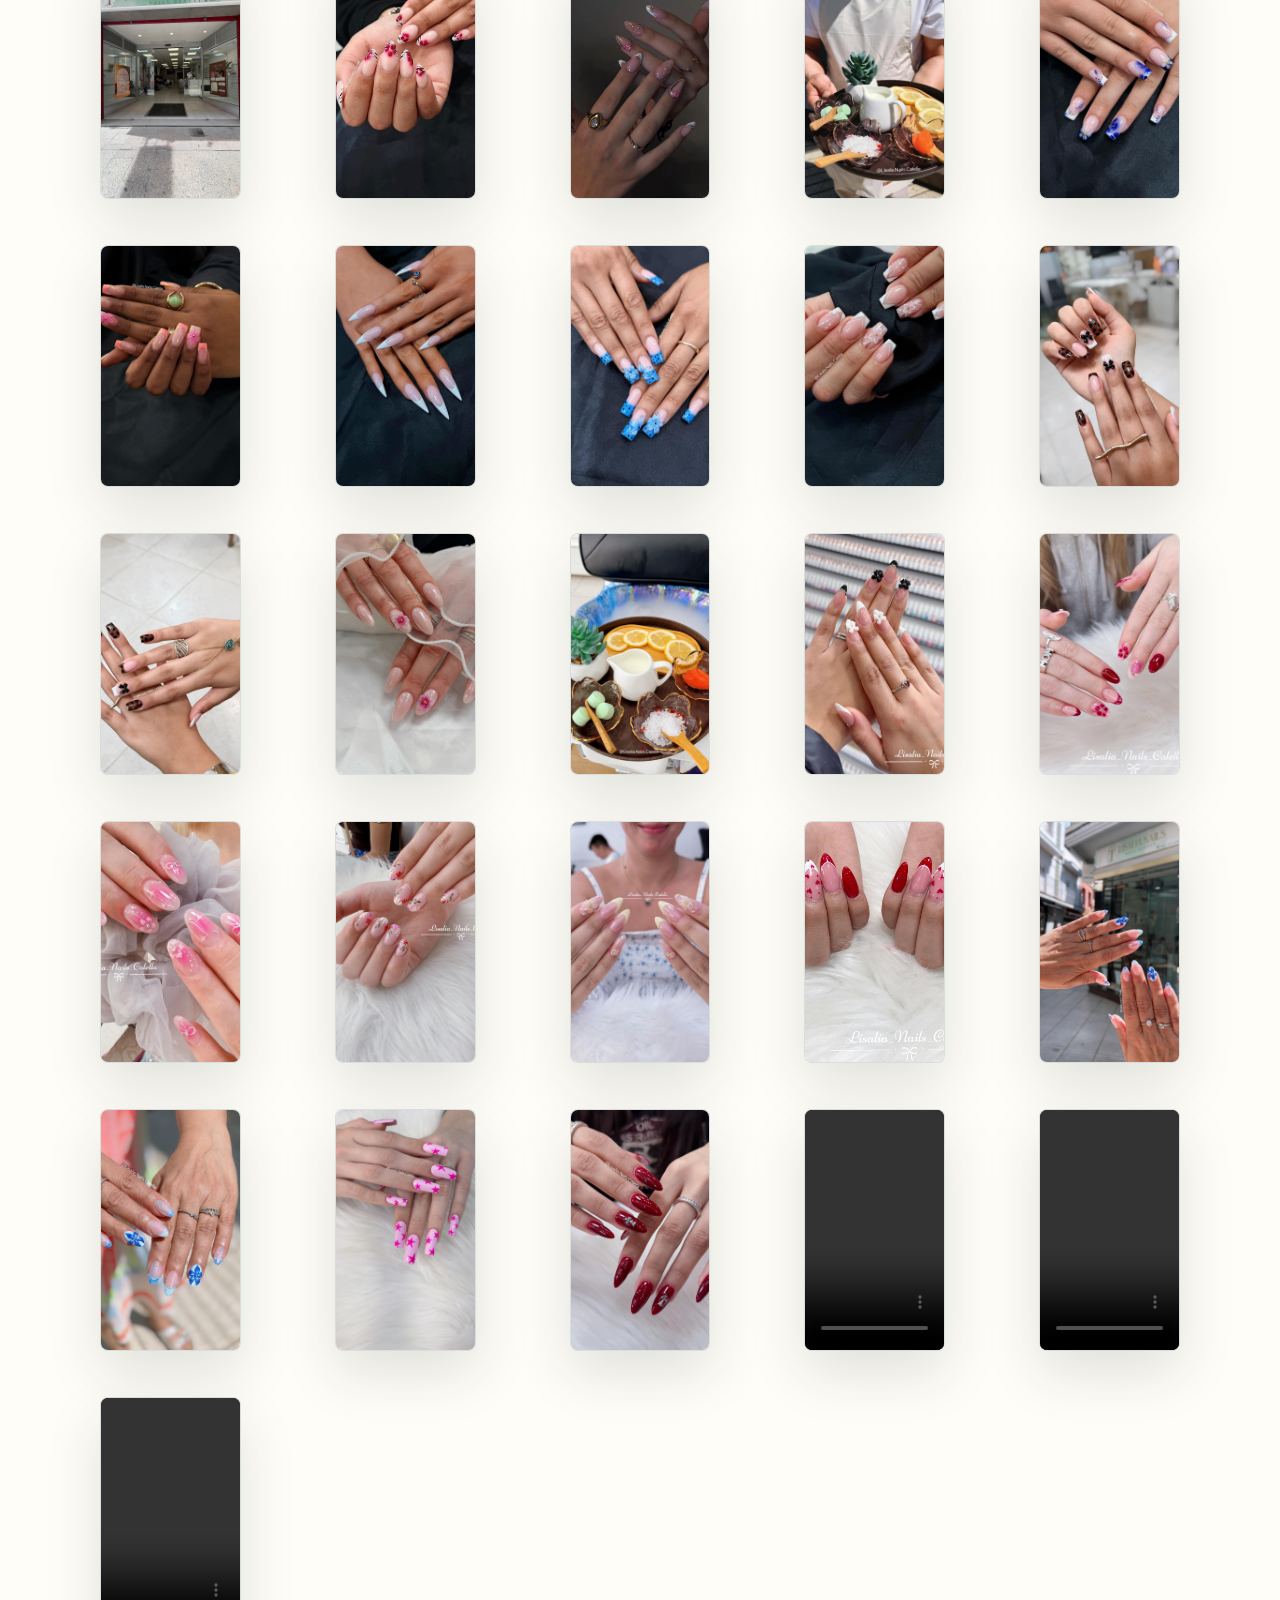
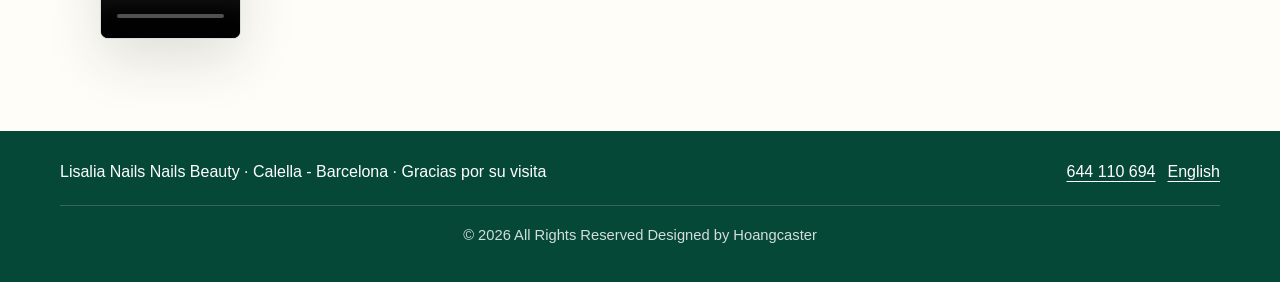
<file: es.html>
<!doctype html>
<html lang="es">
  <head>
    <meta charset="utf-8">
    <meta name="viewport" content="width=device-width, initial-scale=1">
    <meta
      name="description"
      content="Lisalia Nails Nails Beauty en Calella, Barcelona. Uñas, pedicura, ritual capilar vietnamita, promociones de cumpleaños y aniversario, atención diaria."
    >
    <title>Lisalia Nails Nails Beauty | Calella</title>
    <link rel="stylesheet" href="styles.css">
  </head>
  <body>
    <header class="site-header">
      <nav class="nav" aria-label="Navegación principal">
        <a class="brand" href="#top" aria-label="Inicio de Lisalia Nails Nails Beauty">
          <strong>Lisalia Nails</strong>
          <span>Nails Beauty</span>
        </a>
        <div class="nav-links">
          <a href="#menu">Menú</a>
          <a href="#hair-ritual">Ritual capilar</a>
          <a href="#promotions">Promociones</a>
          <a href="#contact">Contacto</a>
          <a class="language-button" href="index.html"><span class="language-flag flag-gb" aria-hidden="true"></span>English</a>
        </div>
      </nav>
    </header>

    <main id="top">
      <section class="hero" aria-labelledby="hero-title">
        <div class="hero-content">
          <p class="eyebrow">Nails Beauty & Spa en Calella</p>
          <h1 id="hero-title">Lisalia Nails Nails Beauty</h1>
          <p class="hero-text">
            Manicura, pedicura, diseño de uñas y ritual capilar vietnamita de 9:30 a 21:00.
          </p>
          <div class="hero-actions">
            <a class="primary-button" href="tel:+34644110694">Llamar 644 110 694</a>
            <a class="secondary-button" href="#menu">Ver servicios</a>
          </div>
          <div class="quick-facts" aria-label="Información clave">
            <div class="fact">
              <span>Horario</span>
              <strong>9:30 - 21:00</strong>
            </div>
            <div class="fact">
              <span>Ubicación</span>
              <strong>Calella - Barcelona</strong>
            </div>
          </div>
        </div>
      </section>

      <section class="menu-section" id="menu" aria-labelledby="menu-title">
        <div class="section-inner">
          <div class="section-heading">
            <h2 id="menu-title">Menú de servicios</h2>
            <p>Menú completo tomado de los carteles del salón, con manos, pies, descuentos y ritual capilar.</p>
          </div>

          <div class="menu-layout">
            <article class="service-group">
              <h3>Manos</h3>
              <ol class="price-list">
                <li><span>Uñas de acrílico</span><strong>€25</strong></li>
                <li><span>Relleno uñas de acrílico</span><strong>€20</strong></li>
                <li><span>Uñas de gel</span><strong>€30</strong></li>
                <li><span>Relleno uñas de gel</span><strong>€25</strong></li>
                <li><span>Esmalte normal</span><strong>€7</strong></li>
                <li><span>Manicura completa con esmalte normal</span><strong>€12</strong></li>
                <li><span>Semi permanente</span><strong>€15</strong></li>
                <li><span>Manicura completa con semi permanente</span><strong>€20</strong></li>
                <li><span>Refuerzo y esmalte semi permanente</span><strong>€20</strong></li>
                <li><span>Quitar solo</span><strong>€5</strong></li>
                <li><span>Dibujo o diseño</span><strong>€1.50</strong></li>
              </ol>
            </article>

            <div class="menu-stack">
              <article class="service-group">
                <h3>Pies</h3>
                <ol class="price-list" start="12">
                  <li><span>Uñas de acrílico</span><strong>€30</strong></li>
                  <li><span>Esmalte semi permanente</span><strong>€15</strong></li>
                  <li><span>Pedicura completa</span><strong>€25</strong></li>
                  <li><span>Pedicura completa con esmalte normal</span><strong>€25</strong></li>
                  <li><span>Pedicura completa con esmalte permanente</span><strong>€30</strong></li>
                </ol>
              </article>

              <article class="service-group">
                <h3>Descuentos</h3>
                <ol class="price-list" start="17">
                  <li><span>Uñas de acrílica de mano y pedicura completa con esmalte permanente</span><strong>€50</strong></li>
                  <li><span>Manicura completa y pedicura completa con esmalte permanente</span><strong>€45</strong></li>
                </ol>
              </article>
            </div>

          </div>
        </div>
      </section>

      <section class="hair-band" id="hair-ritual" aria-labelledby="hair-title">
        <div class="section-inner hair-layout">
          <div class="hair-copy">
            <p class="eyebrow">Nuevo servicio</p>
            <h2 id="hair-title">Ritual Capilar Asiatico</h2>
            <p>
              Lista para consentirte? Ven con nosotros para recibir cuidado y relajarte con nuestro ritual capilar asiatico.
            </p>
            <ul class="ritual-list">
              <li>Lavado relajante para descansar y renovar el cabello.</li>
              <li>Spa capilar relajante con cuidado suave y ritmo tranquilo.</li>
              <li>Luxury capilar relajante para una experiencia más completa.</li>
            </ul>
            <div class="ritual-prices" aria-label="Precios del ritual capilar asiatico">
              <div>
                <span>Lavado relajante</span>
                <strong>30 min · €30</strong>
              </div>
              <div>
                <span>Spa capilar relajante</span>
                <strong>45 min · €45</strong>
              </div>
              <div>
                <span>Luxury capilar relajante</span>
                <strong>60 min · €60</strong>
              </div>
            </div>
            <p class="ritual-note">Sin cita previa en Carrer de Sant Joan 55, 08370 Calella - Barcelona.</p>
          </div>

        </div>
      </section>

      <section class="promo-band" id="promotions" aria-labelledby="promo-title">
        <div class="section-inner">
          <div class="section-heading">
            <h2 id="promo-title">Promociones</h2>
            <p>Ofertas mostradas en los carteles de Lisalia Nails Spa: promoción de aniversario y descuento de cumpleaños.</p>
          </div>
          <div class="promo-grid">
            <article class="promo-card">
              <div>
                <span class="promo-label">Abrimos Lisalia Nails Spa</span>
                <h3>Hasta <span class="discount-number">20%</span> de descuento</h3>
                <p>
                  Promoción de apertura y aniversario para esta semana en Lisalia Nails Spa, disponible en Carrer de Sant Joan 55.
                </p>
              </div>
              <a class="secondary-button" href="#contact">Ver dirección</a>
            </article>

            <article class="promo-card">
              <div>
                <span class="promo-label">Tarjeta de regalo</span>
                <h3>20% de descuento por cumpleaños</h3>
                <p>
                  Promoción válida durante todo el mes de tu cumpleaños y aplicable a todos nuestros servicios.
                </p>
              </div>
              <a class="secondary-button" href="tel:+34644110694">Consultar por teléfono</a>
            </article>
          </div>
        </div>
      </section>

      <section class="contact-band" id="contact" aria-labelledby="contact-title">
        <div class="section-inner">
          <div class="section-heading">
            <h2 id="contact-title">Dirección y contacto</h2>
            <p>En los materiales del salón aparecen dos direcciones en Calella.</p>
          </div>

          <div class="contact-grid">
            <article class="contact-panel">
              <h3>Lisalia Nails Nails Beauty</h3>
              <ul class="contact-list">
                <li>
                  <strong>Dirección 1</strong><br>
                  <a href="https://www.google.com/maps/embed?pb=!1m18!1m12!1m3!1d313.536707284615!2d2.6634157678531762!3d41.615092159249166!2m3!1f0!2f0!3f0!3m2!1i1024!2i768!4f13.1!3m3!1m2!1s0x12bb3922618e2551%3A0xf5605d15684161b5!2sLisalia%20Nails!5e0!3m2!1svi!2s!4v1778306119593!5m2!1svi!2s">
                    Carrer Esglesias / Carrer del'Esglesia, 184, 08370 Calella - Barcelona
                  </a>
                </li>
                <li>
                  <strong>Dirección 2</strong><br>
                  <a href="https://www.google.com/maps/search/?api=1&amp;query=Carrer%20de%20Sant%20Joan%2055%2008370%20Calella%20Barcelona">
                    Carrer de Sant Joan, 55, 08370 Calella - Barcelona
                  </a>
                </li>
                <li><strong>Teléfono</strong><br><a href="tel:+34644110694">644 110 694</a></li>
                <li>
                  <strong>Instagram</strong><br>
                  <a href="https://www.instagram.com/lisalia_nails_spa_calella/">@lisalia_nails_spa_calella</a><br>
                </li>
              </ul>
              <div class="notice-row">
                <span class="notice-pill">Horario: 9:30 - 21:00</span>
              </div>
            </article>

            <article class="contact-panel">
              <h3>Carteles originales</h3>
              <p>
                El sitio usa las fotos y carteles del salón como referencia visual y convierte el menú, las direcciones y las promociones en contenido web legible.
              </p>
              <div class="notice-row">
                <a class="primary-button" href="tel:+34644110694">Llamar ahora</a>
                <a class="secondary-button" href="#posters">Ver carteles</a>
              </div>
            </article>
          </div>

          <div class="map-panel">
            <iframe
              title="Lisalia Nails Nails Beauty en Google Maps"
              src="https://www.google.com/maps/embed?pb=!1m18!1m12!1m3!1d313.536707284615!2d2.6634157678531762!3d41.615092159249166!2m3!1f0!2f0!3f0!3m2!1i1024!2i768!4f13.1!3m3!1m2!1s0x12bb3922618e2551%3A0xf5605d15684161b5!2sLisalia%20Nails!5e0!3m2!1svi!2s!4v1778306119593!5m2!1svi!2s"
              width="600"
              height="450"
              style="border:0;"
              allowfullscreen=""
              loading="lazy"
              referrerpolicy="no-referrer-when-downgrade"
            ></iframe>
            <iframe
              title="Lisalia Nails Spa en Google Maps"
              src="https://www.google.com/maps/embed?pb=!1m14!1m8!1m3!1d2982.890430300625!2d2.6587942!3d41.614881!3m2!1i1024!2i768!4f13.1!3m3!1m2!1s0x12bb39e8476ffb45%3A0x3e88179626f47756!2sLisalia%20Nails%20Spa!5e0!3m2!1svi!2s!4v1777951688285!5m2!1svi!2s"
              width="600"
              height="450"
              style="border:0;"
              allowfullscreen=""
              loading="lazy"
              referrerpolicy="no-referrer-when-downgrade"
            ></iframe>
          </div>
        </div>
      </section>

      <section id="posters" aria-labelledby="posters-title">
        <div class="section-inner">
          <div class="section-heading">
            <h2 id="posters-title">Carteles del salón</h2>
            <p>Imágenes fuente con dirección, menú, servicios y promociones.</p>
          </div>
          <div class="posters-grid">
            <figure class="poster-card">
              <img src="Ảnh mới/456a59dd0639003e07a14711e3d9b9ab889d9666.jpg" alt="Imagen del salón 1" loading="lazy">
            </figure>
            <figure class="poster-card">
              <img src="Ảnh mới/5ab88ff459fcea4d23f59574c89489dfa4967901.jpg" alt="Imagen del salón 2" loading="lazy">
            </figure>
            <figure class="poster-card">
              <img src="Ảnh mới/62073466c132229e9045e31bb87d875c3eb90bcd.jpg" alt="Imagen del salón 3" loading="lazy">
            </figure>
            <figure class="poster-card">
              <img src="Ảnh mới/d0a52c4aefe92a57c3908f8605d8bcaa720a2b3f.jpg" alt="Imagen del salón 4" loading="lazy">
            </figure>
            <figure class="poster-card">
              <img src="Ảnh mới/image_1778231811257.jpg" alt="Imagen del salón 5" loading="lazy">
            </figure>
            <figure class="poster-card">
              <img src="Ảnh mới/image_1778231811363.jpg" alt="Imagen del salón 6" loading="lazy">
            </figure>
            <figure class="poster-card">
              <img src="Ảnh mới/image_1778231811546.jpg" alt="Imagen del salón 7" loading="lazy">
            </figure>
            <figure class="poster-card">
              <img src="Ảnh mới/image_1778231811825.jpg" alt="Imagen del salón 8" loading="lazy">
            </figure>
            <figure class="poster-card">
              <img src="Ảnh mới/image_1778231812174.jpg" alt="Imagen del salón 9" loading="lazy">
            </figure>
            <figure class="poster-card">
              <img src="Ảnh mới/image_1778231812328.fna&amp;edm=AB0BvfgEAAAA&amp;_nc_tpa=Q5bMBQG0t9aHTeLF-9ayPNAiOGgFw-nCf9jY4jD86NKbAErL_2JbALuVLOajzM_hNjlfITFDaprhUnwLkw&amp;oh=03_Q7cD5QErdIX4Vm7mmZhoI_CF6bAyGTQ5Q1yJrIzi-IZBACjtFQ&amp;oe=6A250386.jpg" alt="Imagen del salón 10" loading="lazy">
            </figure>
            <figure class="poster-card">
              <img src="Ảnh mới/image_1778231812394.fna&amp;edm=AB0BvfgEAAAA&amp;_nc_tpa=Q5bMBQGlg2CdS6ClIbZfkVXFRXQxcrH1uOp74piCcr1dDq9gfUgY3mgOtH5tKJYmeoWnkyoguSzNzJ0Vjg&amp;oh=03_Q7cD5QERBt2-y3OeCO-INg7B4JHmfHND0NoAW9Uvn8BI4MgIJw&amp;oe=6A24FD74.jpg" alt="Imagen del salón 11" loading="lazy">
            </figure>
            <figure class="poster-card">
              <img src="Ảnh mới/image_1778231812480.fna&amp;edm=AB0BvfgEAAAA&amp;_nc_tpa=Q5bMBQH_SHF67VhXFjj2xZHLs4jaqJymPMXtq-U9T_AD3oqiiH4fzO3SmEYucu4C4tV0OjlYmMXraJozTg&amp;oh=03_Q7cD5QEFaFEo9QDYmEy7zds2ePJPgoYgxPIazWGKSaUVxo8eeg&amp;oe=6A25015A.jpg" alt="Imagen del salón 12" loading="lazy">
            </figure>
            <figure class="poster-card">
              <img src="Ảnh mới/image_1778231812592.fna&amp;edm=AB0BvfgEAAAA&amp;_nc_tpa=Q5bMBQHZo1iY9BHU2vkMXzIBs5bEJ1rG5AvBgX3d5WiikMVDeGyyeMpnULQrPKsGw3_ACByUxDfRNYE1ZQ&amp;oh=03_Q7cD5QGVN8ddPF-r6D27soixsc8QBqxX2m_T_P7p81JXMCzjNA&amp;oe=6A2518E9.jpg" alt="Imagen del salón 13" loading="lazy">
            </figure>
            <figure class="poster-card">
              <img src="Ảnh mới/image_1778231816864.jpg" alt="Imagen del salón 14" loading="lazy">
            </figure>
            <figure class="poster-card">
              <img src="Ảnh mới/image_1778231816868.fna&amp;edm=AB0BvfgEAAAA&amp;_nc_tpa=Q5bMBQG5vZbBtowe6cSqlBsRJhZelC2bBS-Qqpy6gPMwXElQC8kE3Sfz6sK_Ptpktyvcsbnih6in26AsXA&amp;oh=03_Q7cD5QHTWntQe99SRChredycQ6OF7VgujOhxWJkM_NXH2Xjp1Q&amp;oe=6A251AAB.jpg" alt="Imagen del salón 15" loading="lazy">
            </figure>
            <figure class="poster-card">
              <img src="Ảnh mới/image_1778231816873.fna&amp;edm=AB0BvfgEAAAA&amp;_nc_tpa=Q5bMBQE8HmgD0wwGspL98VEFd9KQjnzoc8ud1CPStC06PE23Oy7sNXKLqTvfWBEyfrqprDrEjFpbIgqgMw&amp;oh=03_Q7cD5QE6NlOmwMrUQ9agX7g90RRvyc8EPwJo_37_JSelnDRt4g&amp;oe=6A25193D.jpg" alt="Imagen del salón 16" loading="lazy">
            </figure>
            <figure class="poster-card">
              <img src="Ảnh mới/image_1778231816877.fna&amp;edm=AB0BvfgEAAAA&amp;_nc_tpa=Q5bMBQHX2WaQC-H9zg8RHGkCW7bL0LEIxjx7QgQElQrQA6BNSSHIdN0UFJ_Jq7tGCfqGnZjbGBDLcOHayw&amp;oh=03_Q7cD5QEUjxfVhfn0KUIPwQIsaGTV8xTHAVczKko3uy2z-ktQQA&amp;oe=6A25194F.jpg" alt="Imagen del salón 17" loading="lazy">
            </figure>
            <figure class="poster-card">
              <img src="Ảnh mới/image_1778231816881.fna&amp;edm=AB0BvfgEAAAA&amp;_nc_tpa=Q5bMBQHXekmpCUzirCTae2nFftdp0lILva8BYj5Bf5wyw5rQV6NWKNQaDInqekQPxRgwer5PIXJhfF6jSw&amp;oh=03_Q7cD5QFkqwYDkRQ6J-WvRBOSF6cBD1R_jCOEuyf0-Bgw6mBpuw&amp;oe=6A25299F.jpg" alt="Imagen del salón 18" loading="lazy">
            </figure>
            <figure class="poster-card">
              <img src="Ảnh mới/image_1778231816885.fna&amp;edm=AB0BvfgEAAAA&amp;_nc_tpa=Q5bMBQGpMJ6YHXqhmauKW_hPsGX1PzD_C3QZjXx5LKIYENN0XckaJg35Q8aHtAY2Pd3ljZrx4E43QC7kCg&amp;oh=03_Q7cD5QEnXCOL2sDYGxLtzB_-ofdpFXlyaNH3f-PYdGBrS__9Dw&amp;oe=6A24FA34.jpg" alt="Imagen del salón 19" loading="lazy">
            </figure>
            <figure class="poster-card">
              <img src="Ảnh mới/image_1778231816890.fna&amp;edm=AB0BvfgEAAAA&amp;_nc_tpa=Q5bMBQGqwhMKNrUUd3ONXyGarLmim2NzqDDKt3J9YdfBOyCUA_zCFMJJXUWoWevJm-UCbKsvW7YivakvZg&amp;oh=03_Q7cD5QE5IW1CUcgKaZ1cDavRRpLICsRvnPbvY-1KI3JpLfyDzw&amp;oe=6A250DB7.jpg" alt="Imagen del salón 20" loading="lazy">
            </figure>
            <figure class="poster-card">
              <img src="Ảnh mới/image_1778231816894.fna&amp;edm=AB0BvfgEAAAA&amp;_nc_tpa=Q5bMBQHY1pb2SgzHi5dMCEn-5_JFL24_bTlyGpD80POLDB2qhJz0bKO_g40VLLAArRUD2APyvu_GsLYfMg&amp;oh=03_Q7cD5QFMSo7WnM61i7P2l5VB2hc77rw4moz7YyXvP0Hm6O1Ufg&amp;oe=6A251134.jpg" alt="Imagen del salón 21" loading="lazy">
            </figure>
            <figure class="poster-card">
              <img src="Ảnh mới/image_1778231816898.fna&amp;edm=AB0BvfgEAAAA&amp;_nc_tpa=Q5bMBQE0OOg7Ot6llOg-iQo-yMH6dUZrDpcGkSbdYsIEz1pDog1gwK6NnGgSGtTaqIpD0WcgtTBOwz_KAQ&amp;oh=03_Q7cD5QGOR0Qr0NqMcqOZfZrMMywCBiOagYhH0wbouWZD1swCKA&amp;oe=6A251FC2.jpg" alt="Imagen del salón 22" loading="lazy">
            </figure>
            <figure class="poster-card">
              <img src="Ảnh mới/image_1778231816902.fna&amp;edm=AB0BvfgEAAAA&amp;_nc_tpa=Q5bMBQHYUtXwDqjgvc1Xq7Tjkv5js58wx9U95qoiAevSDqNn1Nh77a6gat-Ym-6FKJJ75pRlQd9fGq8p1Q&amp;oh=03_Q7cD5QGcF4YdkX2eQ7sr306G5RGOPKxyU_z1sElKHHTyKvtsMw&amp;oe=6A252B34.jpg" alt="Imagen del salón 23" loading="lazy">
            </figure>
            <figure class="poster-card">
              <video controls preload="metadata">
                <source src="Ảnh mới/AQM1npxpEBSLFWLGpCFb7isMyOeu73FKwu_7G6D7JUoS3WyblwrgeCQkYxcWxqMfDrl60EUCW_-GbzOMJw0O-DNG-bd4o1dQfXkoe4Q55A.mp4" type="video/mp4">
              </video>
            </figure>
            <figure class="poster-card">
              <video controls preload="metadata">
                <source src="Ảnh mới/AQPwLrQfFMxOSVIKh0ud040pBCHyTENJjVPUZweFlH54CpM3rCyMKo7CO7-sqpVghiQeAwteiaz0iHdVFDpAAGQrC6wflOS76MOm3JhzrA.mp4" type="video/mp4">
              </video>
            </figure>
            <figure class="poster-card">
              <video controls preload="metadata">
                <source src="Ảnh mới/AQN5EMxvR4iHkYfvFbSRq63v20ylpEEw74wwIFmEoa0iDV6wTH1QrEQgCDnhOD4rEWa-HEZ8qIwnxKhlqN8X9raK2DnFEPFwwUjHLH2pEg.mp4" type="video/mp4">
              </video>
            </figure>
          </div>
        </div>
      </section>
    </main>

    <footer class="site-footer">
      <div class="footer-inner">
        <p>Lisalia Nails Nails Beauty · Calella - Barcelona · Gracias por su visita</p>
        <div class="footer-links">
          <a href="tel:+34644110694">644 110 694</a>
          <a href="index.html">English</a>
        </div>
      </div>
      <p class="footer-credit">© 2026 All Rights Reserved Designed by Hoangcaster</p>
    </footer>
  </body>
</html>
</file>
<file: styles.css>
:root {
  --ink: #1f3029;
  --muted: #66766e;
  --leaf: #0d6b55;
  --leaf-dark: #064838;
  --gold: #af8424;
  --rose: #c75d55;
  --clay: #7a432d;
  --cream: #fffaf0;
  --mint: #edf7f2;
  --blush: #fff0f2;
  --line: rgba(31, 48, 41, 0.16);
  --shadow: 0 22px 55px rgba(16, 39, 31, 0.13);
  --hero-image: url("1.jpg");
}

* {
  box-sizing: border-box;
}

html {
  scroll-behavior: smooth;
}

body {
  margin: 0;
  color: var(--ink);
  background: #fffdf8;
  font-family: "Segoe UI", Arial, sans-serif;
  line-height: 1.6;
}

img {
  display: block;
  max-width: 100%;
}

a {
  color: inherit;
}

.site-header {
  position: sticky;
  top: 0;
  z-index: 20;
  border-bottom: 1px solid rgba(255, 255, 255, 0.62);
  background: rgba(255, 253, 248, 0.9);
  backdrop-filter: blur(16px);
}

.nav {
  width: min(1160px, calc(100% - 32px));
  min-height: 74px;
  margin: 0 auto;
  display: flex;
  align-items: center;
  justify-content: space-between;
  gap: 20px;
}

.brand {
  display: grid;
  gap: 0;
  text-decoration: none;
}

.brand strong {
  font-family: Georgia, "Times New Roman", serif;
  font-size: clamp(1.1rem, 2vw, 1.55rem);
  letter-spacing: 0;
  color: var(--gold);
  line-height: 1.1;
}

.brand span {
  color: var(--leaf-dark);
  font-size: 0.78rem;
  text-transform: uppercase;
  letter-spacing: 0.18em;
}

.nav-links {
  display: flex;
  align-items: center;
  gap: 8px;
  flex-wrap: wrap;
  justify-content: flex-end;
}

.nav-links a {
  min-height: 42px;
  display: inline-flex;
  align-items: center;
  justify-content: center;
  padding: 10px 14px;
  border-radius: 999px;
  color: var(--leaf-dark);
  font-weight: 700;
  font-size: 0.92rem;
  text-decoration: none;
}

.nav-links a:hover,
.nav-links a:focus-visible {
  background: var(--mint);
  outline: none;
}

.language-button,
.primary-button,
.secondary-button {
  min-height: 44px;
  display: inline-flex;
  align-items: center;
  justify-content: center;
  gap: 8px;
  border: 0;
  border-radius: 999px;
  padding: 11px 18px;
  font-weight: 800;
  text-decoration: none;
  transition: transform 180ms ease, box-shadow 180ms ease, background 180ms ease;
}

.language-button {
  background: var(--leaf);
  color: white;
  box-shadow: 0 10px 24px rgba(13, 107, 85, 0.24);
}

.language-flag {
  position: relative;
  display: inline-block;
  width: 22px;
  height: 15px;
  flex: 0 0 auto;
  overflow: hidden;
  border-radius: 2px;
  box-shadow: inset 0 0 0 1px rgba(255, 255, 255, 0.45);
}

.flag-es {
  background: linear-gradient(
    to bottom,
    #aa151b 0 25%,
    #f1bf00 25% 75%,
    #aa151b 75% 100%
  );
}

.flag-gb {
  background:
    linear-gradient(27deg, transparent 44%, #fff 44% 50%, #c8102e 50% 56%, #fff 56% 62%, transparent 62%),
    linear-gradient(153deg, transparent 44%, #fff 44% 50%, #c8102e 50% 56%, #fff 56% 62%, transparent 62%),
    linear-gradient(to right, transparent 39%, #fff 39% 61%, transparent 61%),
    linear-gradient(to bottom, transparent 32%, #fff 32% 68%, transparent 68%),
    linear-gradient(to right, transparent 44%, #c8102e 44% 56%, transparent 56%),
    linear-gradient(to bottom, transparent 39%, #c8102e 39% 61%, transparent 61%),
    #012169;
}

.primary-button {
  background: var(--rose);
  color: white;
  box-shadow: 0 10px 24px rgba(199, 93, 85, 0.25);
}

.secondary-button {
  color: var(--leaf-dark);
  background: white;
  border: 1px solid var(--line);
}

.language-button:hover,
.primary-button:hover,
.secondary-button:hover,
.language-button:focus-visible,
.primary-button:focus-visible,
.secondary-button:focus-visible {
  transform: translateY(-1px);
  outline: none;
}

.hero {
  min-height: 82svh;
  display: grid;
  align-items: center;
  position: relative;
  isolation: isolate;
  overflow: hidden;
  background:
    linear-gradient(90deg, rgba(11, 45, 36, 0.78), rgba(11, 45, 36, 0.42) 46%, rgba(255, 250, 240, 0.2)),
    var(--hero-image) center / cover no-repeat;
}

.hero::after {
  content: "";
  position: absolute;
  inset: auto 0 0;
  height: 34%;
  background: linear-gradient(0deg, #fffdf8 0%, rgba(255, 253, 248, 0));
  z-index: -1;
}

.hero-content {
  width: min(1160px, calc(100% - 32px));
  margin: 0 auto;
  padding: 72px 0 96px;
  color: white;
}

.eyebrow {
  margin: 0 0 14px;
  color: #f6d9d6;
  font-weight: 800;
  text-transform: uppercase;
  letter-spacing: 0.14em;
}

h1,
h2,
h3 {
  margin: 0;
  line-height: 1.08;
}

h1,
h2 {
  font-family: Georgia, "Times New Roman", serif;
  font-weight: 500;
  letter-spacing: 0;
}

h1 {
  max-width: 820px;
  font-size: clamp(3.2rem, 9vw, 7.4rem);
}

.hero-text {
  max-width: 650px;
  margin: 22px 0 0;
  font-size: clamp(1.08rem, 2vw, 1.35rem);
}

.hero-actions {
  display: flex;
  flex-wrap: wrap;
  gap: 12px;
  margin-top: 32px;
}

.quick-facts {
  display: flex;
  gap: 14px;
  flex-wrap: wrap;
  margin-top: 34px;
}

.fact {
  display: grid;
  gap: 2px;
  min-width: 180px;
  padding: 14px 16px;
  border-left: 3px solid var(--gold);
  background: rgba(255, 255, 255, 0.12);
  backdrop-filter: blur(8px);
}

.fact span {
  color: rgba(255, 255, 255, 0.76);
  font-size: 0.82rem;
  text-transform: uppercase;
  letter-spacing: 0.12em;
}

.fact strong {
  color: white;
  font-size: 1.05rem;
}

.fact a {
  color: inherit;
  text-decoration-color: rgba(255, 255, 255, 0.7);
  text-underline-offset: 4px;
}

.fact a:hover,
.fact a:focus-visible {
  color: #fff4d5;
  outline: none;
}

section {
  padding: 76px 0;
}

.section-inner {
  width: min(1160px, calc(100% - 32px));
  margin: 0 auto;
}

.section-heading {
  display: grid;
  gap: 12px;
  max-width: 780px;
  margin-bottom: 34px;
}

.section-heading h2 {
  font-size: clamp(2.1rem, 5vw, 4.2rem);
  color: var(--leaf-dark);
}

.section-heading p {
  margin: 0;
  color: var(--muted);
  font-size: 1.04rem;
}

.promo-band {
  background: linear-gradient(120deg, var(--blush), #fffdf8 42%, var(--mint));
}

.promo-grid,
.contact-grid {
  display: grid;
  grid-template-columns: repeat(2, minmax(0, 1fr));
  gap: 20px;
}

.promo-card,
.service-group,
.contact-panel,
.map-panel,
.poster-card {
  border: 1px solid var(--line);
  border-radius: 8px;
  background: rgba(255, 255, 255, 0.86);
  box-shadow: var(--shadow);
}

.promo-card {
  display: grid;
  min-height: 310px;
  padding: clamp(24px, 4vw, 38px);
  align-content: space-between;
  overflow: hidden;
  position: relative;
}

.promo-card::before {
  content: "";
  position: absolute;
  inset: 0 0 auto;
  height: 7px;
  background: linear-gradient(90deg, var(--leaf), var(--gold), var(--rose));
  pointer-events: none;
}

.promo-card > * {
  position: relative;
}

.promo-label {
  width: fit-content;
  border-radius: 999px;
  background: #fff4d5;
  color: #7f5b09;
  padding: 7px 12px;
  font-size: 0.82rem;
  font-weight: 900;
  text-transform: uppercase;
  letter-spacing: 0.08em;
}

.promo-card h3 {
  margin-top: 22px;
  color: var(--clay);
  font-family: Georgia, "Times New Roman", serif;
  font-size: clamp(2rem, 4.6vw, 4.3rem);
  font-weight: 500;
}

.promo-card p {
  margin: 14px 0 0;
  color: var(--muted);
  font-size: 1.03rem;
}

.discount-number {
  color: var(--gold);
  font-size: clamp(4.2rem, 12vw, 8.5rem);
  font-family: Georgia, "Times New Roman", serif;
  line-height: 0.9;
}

.menu-section {
  background: #fffdf8;
}

.menu-layout {
  display: grid;
  grid-template-columns: 1fr 1fr;
  gap: 22px;
  align-items: start;
}

.menu-stack {
  display: grid;
  gap: 22px;
}

.service-group {
  padding: clamp(20px, 3vw, 28px);
}

.service-group h3 {
  color: var(--leaf);
  font-family: Georgia, "Times New Roman", serif;
  font-size: clamp(1.7rem, 3vw, 2.35rem);
  font-weight: 500;
  margin-bottom: 12px;
}

.price-list {
  list-style: none;
  margin: 0;
  padding: 0;
  display: grid;
  gap: 10px;
}

.price-list li {
  display: grid;
  grid-template-columns: minmax(0, 1fr) auto;
  gap: 16px;
  align-items: baseline;
  padding-bottom: 10px;
  border-bottom: 1px dashed rgba(31, 48, 41, 0.22);
}

.price-list li:last-child {
  border-bottom: 0;
  padding-bottom: 0;
}

.price-list span {
  color: var(--muted);
}

.price-list strong {
  color: var(--leaf-dark);
  white-space: nowrap;
}

.hair-band {
  color: white;
  background: linear-gradient(120deg, var(--leaf-dark), #174238 48%, var(--clay));
}

.hair-layout {
  display: grid;
  grid-template-columns: minmax(0, 1fr);
  align-items: center;
}

.hair-copy {
  max-width: 880px;
}

.hair-copy h2 {
  color: white;
  font-size: clamp(2.2rem, 5.8vw, 5.2rem);
}

.hair-copy > p {
  margin: 18px 0 0;
  color: rgba(255, 255, 255, 0.82);
  font-size: 1.08rem;
}

.ritual-list {
  list-style: none;
  display: grid;
  gap: 12px;
  margin: 28px 0 0;
  padding: 0;
}

.ritual-list li {
  position: relative;
  padding: 12px 14px 12px 42px;
  border: 1px solid rgba(255, 255, 255, 0.16);
  border-radius: 8px;
  background: rgba(255, 255, 255, 0.08);
}

.ritual-list li::before {
  content: "";
  position: absolute;
  left: 16px;
  top: 1.15em;
  width: 9px;
  height: 9px;
  border-radius: 50%;
  background: var(--gold);
}

.ritual-note {
  margin-top: 18px;
  color: rgba(255, 255, 255, 0.72);
  font-size: 0.95rem;
}

.ritual-prices {
  display: grid;
  gap: 10px;
  margin-top: 24px;
}

.ritual-prices div {
  display: grid;
  grid-template-columns: minmax(0, 1fr) auto;
  gap: 14px;
  align-items: center;
  padding: 13px 16px;
  border: 1px solid rgba(255, 255, 255, 0.22);
  border-radius: 8px;
  background: rgba(255, 250, 240, 0.11);
}

.ritual-prices span {
  color: rgba(255, 255, 255, 0.86);
  font-weight: 700;
}

.ritual-prices strong {
  color: #fff4d5;
  white-space: nowrap;
}

.contact-band {
  background: linear-gradient(180deg, #fffdf8, #edf7f2);
}

.contact-panel {
  padding: clamp(22px, 4vw, 34px);
}

.contact-panel h3 {
  margin-bottom: 14px;
  color: var(--leaf-dark);
  font-size: 1.35rem;
}

.contact-list {
  list-style: none;
  padding: 0;
  margin: 0;
  display: grid;
  gap: 14px;
}

.contact-list li {
  padding-left: 18px;
  border-left: 3px solid var(--gold);
}

.contact-list a {
  color: var(--leaf-dark);
  font-weight: 800;
  text-decoration-thickness: 1px;
  text-underline-offset: 4px;
}

.notice-row {
  display: flex;
  gap: 12px;
  flex-wrap: wrap;
  margin-top: 22px;
}

.notice-pill {
  border-radius: 999px;
  padding: 10px 14px;
  background: var(--mint);
  color: var(--leaf-dark);
  font-weight: 900;
}

.map-panel {
  display: grid;
  grid-template-columns: repeat(2, minmax(0, 1fr));
  gap: 14px;
  margin-top: 20px;
  padding: 14px;
  overflow: hidden;
  background: white;
}

.map-panel iframe {
  display: block;
  width: 100%;
  height: clamp(260px, 30vw, 340px);
  border-radius: 6px;
}

.posters-grid {
  display: grid;
  grid-template-columns: repeat(auto-fit, minmax(200px, 1fr));
  gap: 14px;
}

.poster-card {
  overflow: hidden;
  background: white;
}

.poster-card img,
.poster-card video {
  width: 100%;
  height: 240px;
  object-fit: cover;
}

.poster-card video {
  display: block;
  background: #111;
}

.poster-card figcaption {
  padding: 12px;
  color: var(--muted);
  font-size: 0.92rem;
  display: none;
}

.site-footer {
  padding: 28px 0 34px;
  color: white;
  background: var(--leaf-dark);
}

.footer-inner {
  width: min(1160px, calc(100% - 32px));
  margin: 0 auto;
  display: flex;
  align-items: center;
  justify-content: space-between;
  gap: 18px;
  flex-wrap: wrap;
}

.footer-inner p {
  margin: 0;
}

.footer-links {
  display: flex;
  gap: 12px;
  flex-wrap: wrap;
}

.footer-links a {
  color: white;
  text-decoration-thickness: 1px;
  text-underline-offset: 4px;
}

.footer-credit {
  width: min(1160px, calc(100% - 32px));
  margin: 20px auto 0;
  padding-top: 18px;
  border-top: 1px solid rgba(255, 255, 255, 0.18);
  color: rgba(255, 255, 255, 0.82);
  text-align: center;
  font-size: 0.92rem;
}

@media (max-width: 920px) {
  .nav {
    align-items: flex-start;
    padding: 14px 0;
    flex-direction: column;
  }

  .nav-links {
    width: 100%;
    justify-content: flex-start;
  }

  .hero {
    min-height: 78svh;
  }

  .promo-grid,
  .contact-grid,
  .menu-layout,
  .hair-layout {
    grid-template-columns: 1fr;
  }

  .map-panel {
    grid-template-columns: 1fr;
  }

  .posters-grid {
    grid-template-columns: repeat(2, minmax(0, 1fr));
  }
}

@media (max-width: 580px) {
  .nav-links a:not(.language-button) {
    display: none;
  }

  .hero-content {
    padding-top: 56px;
  }

  .quick-facts {
    display: grid;
  }

  section {
    padding: 58px 0;
  }

  .price-list li {
    grid-template-columns: 1fr;
    gap: 2px;
  }

  .posters-grid {
    grid-template-columns: 1fr;
  }

  .poster-card img {
    height: auto;
  }
}
</file>
